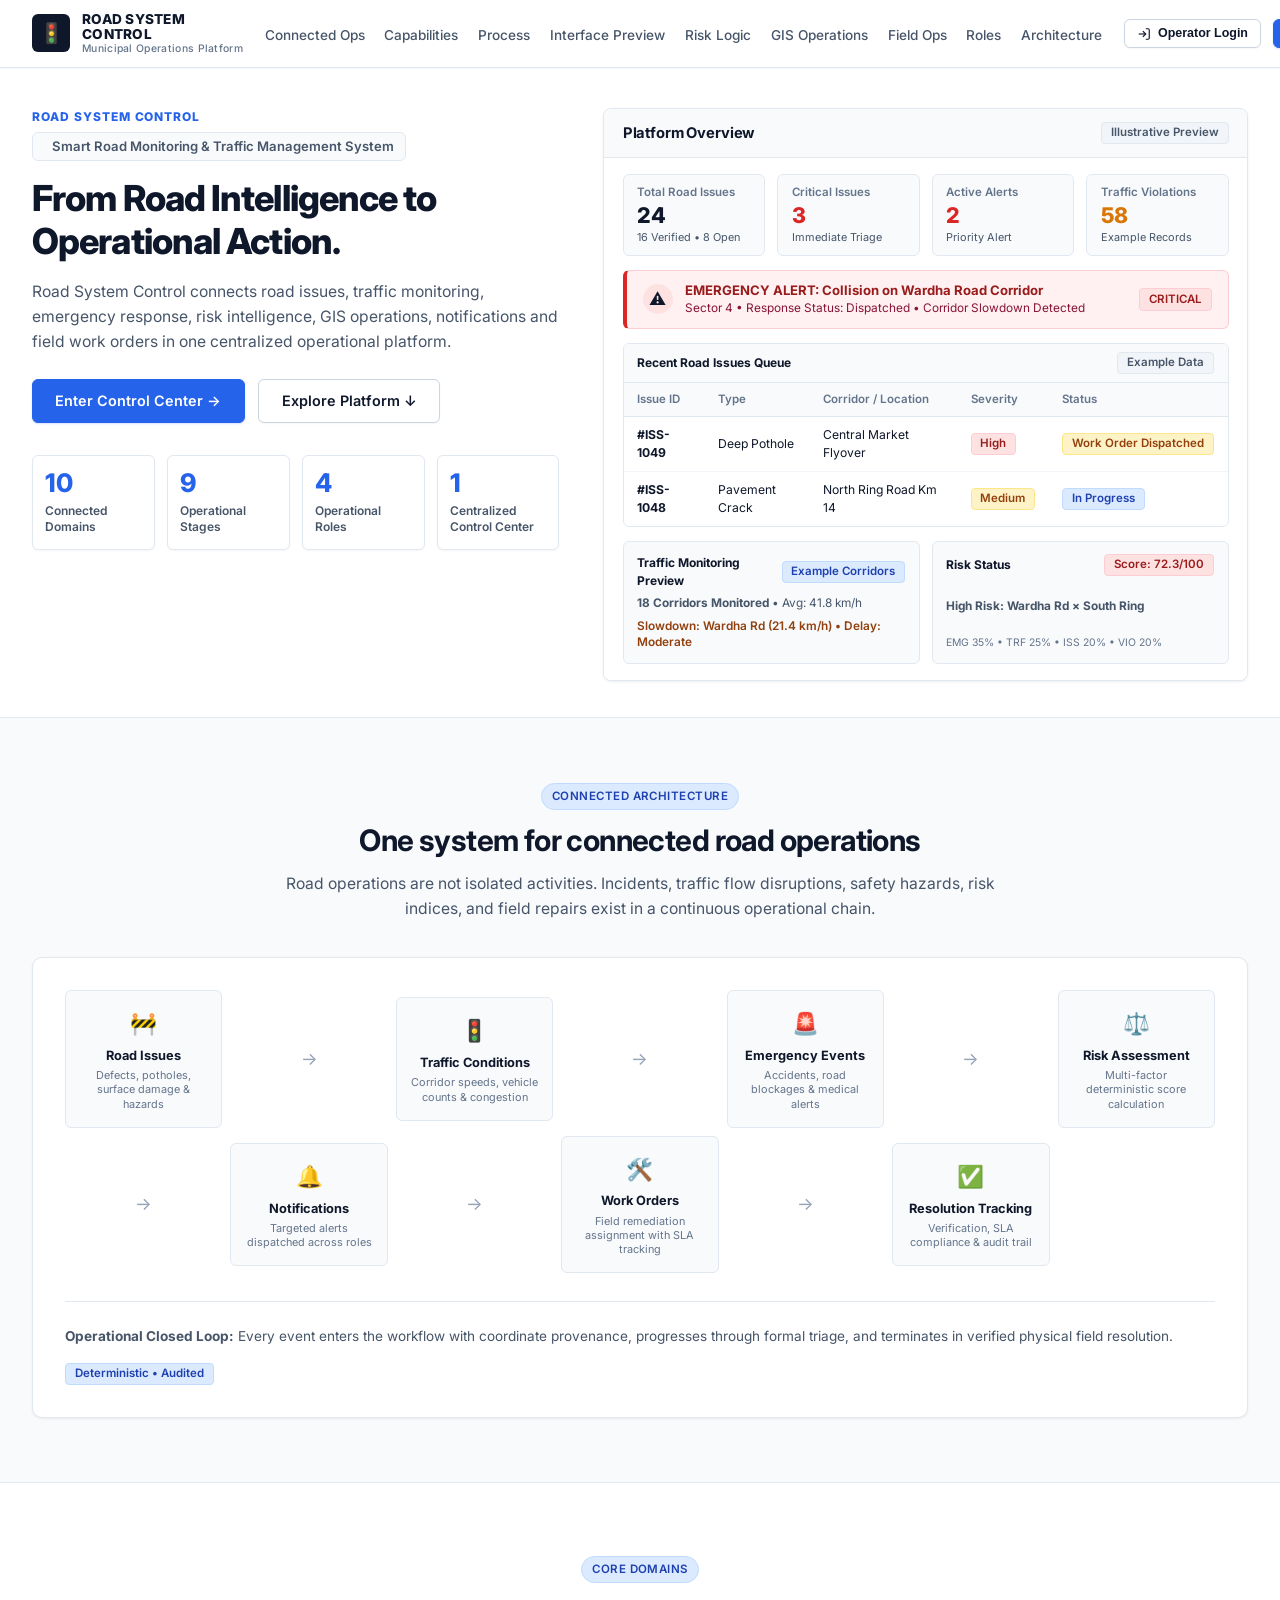
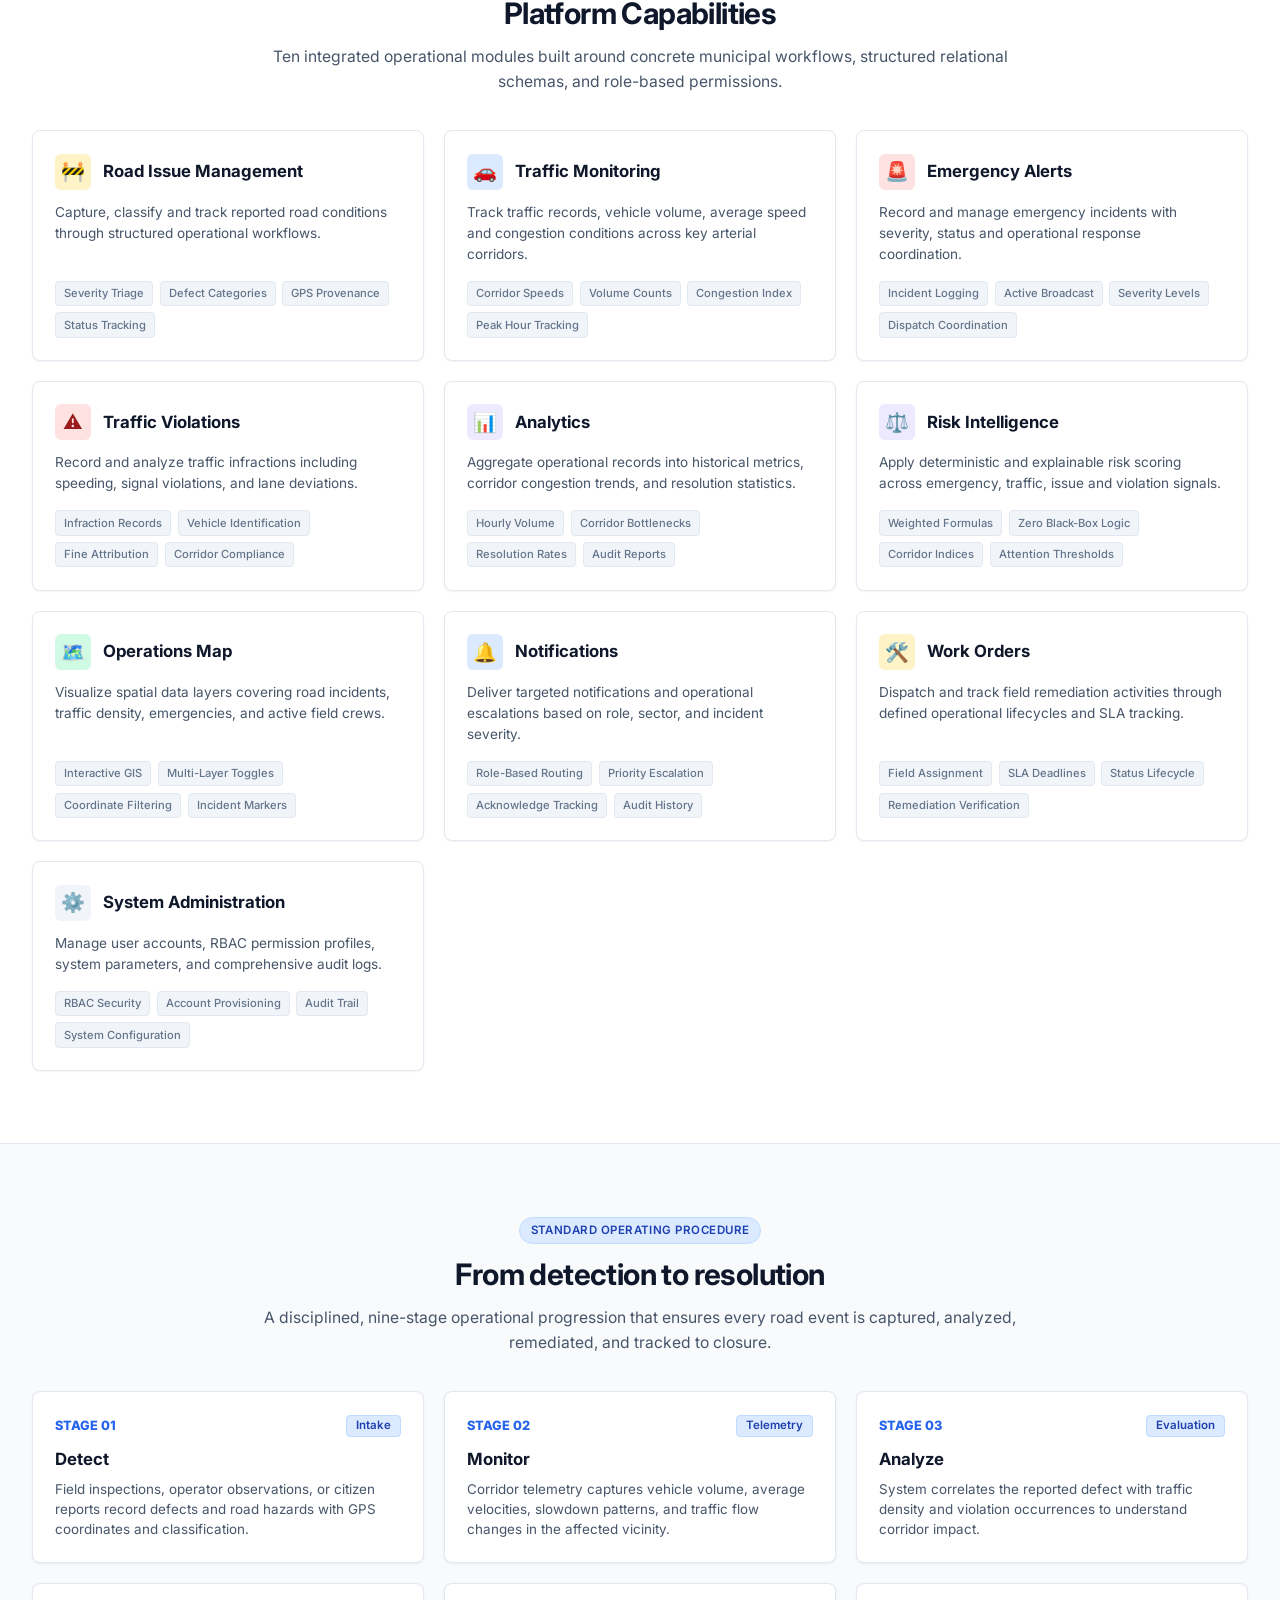
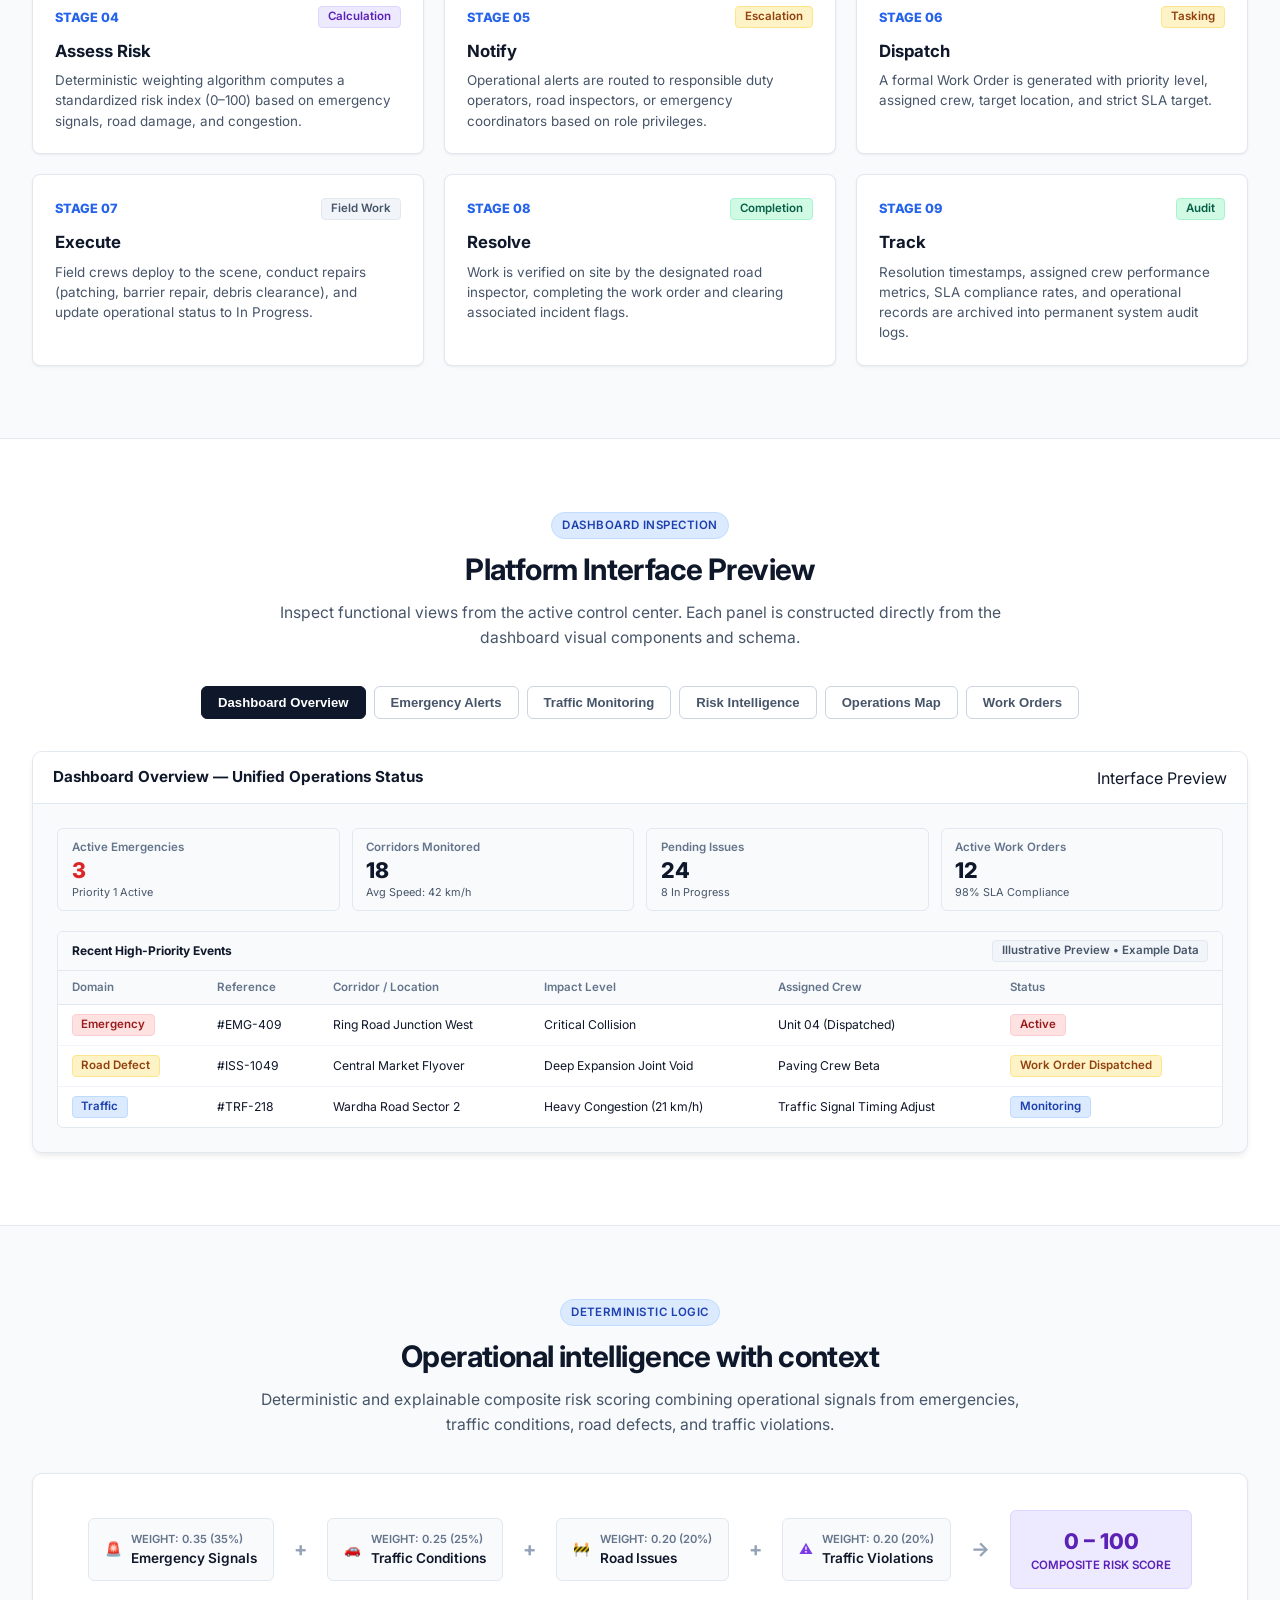
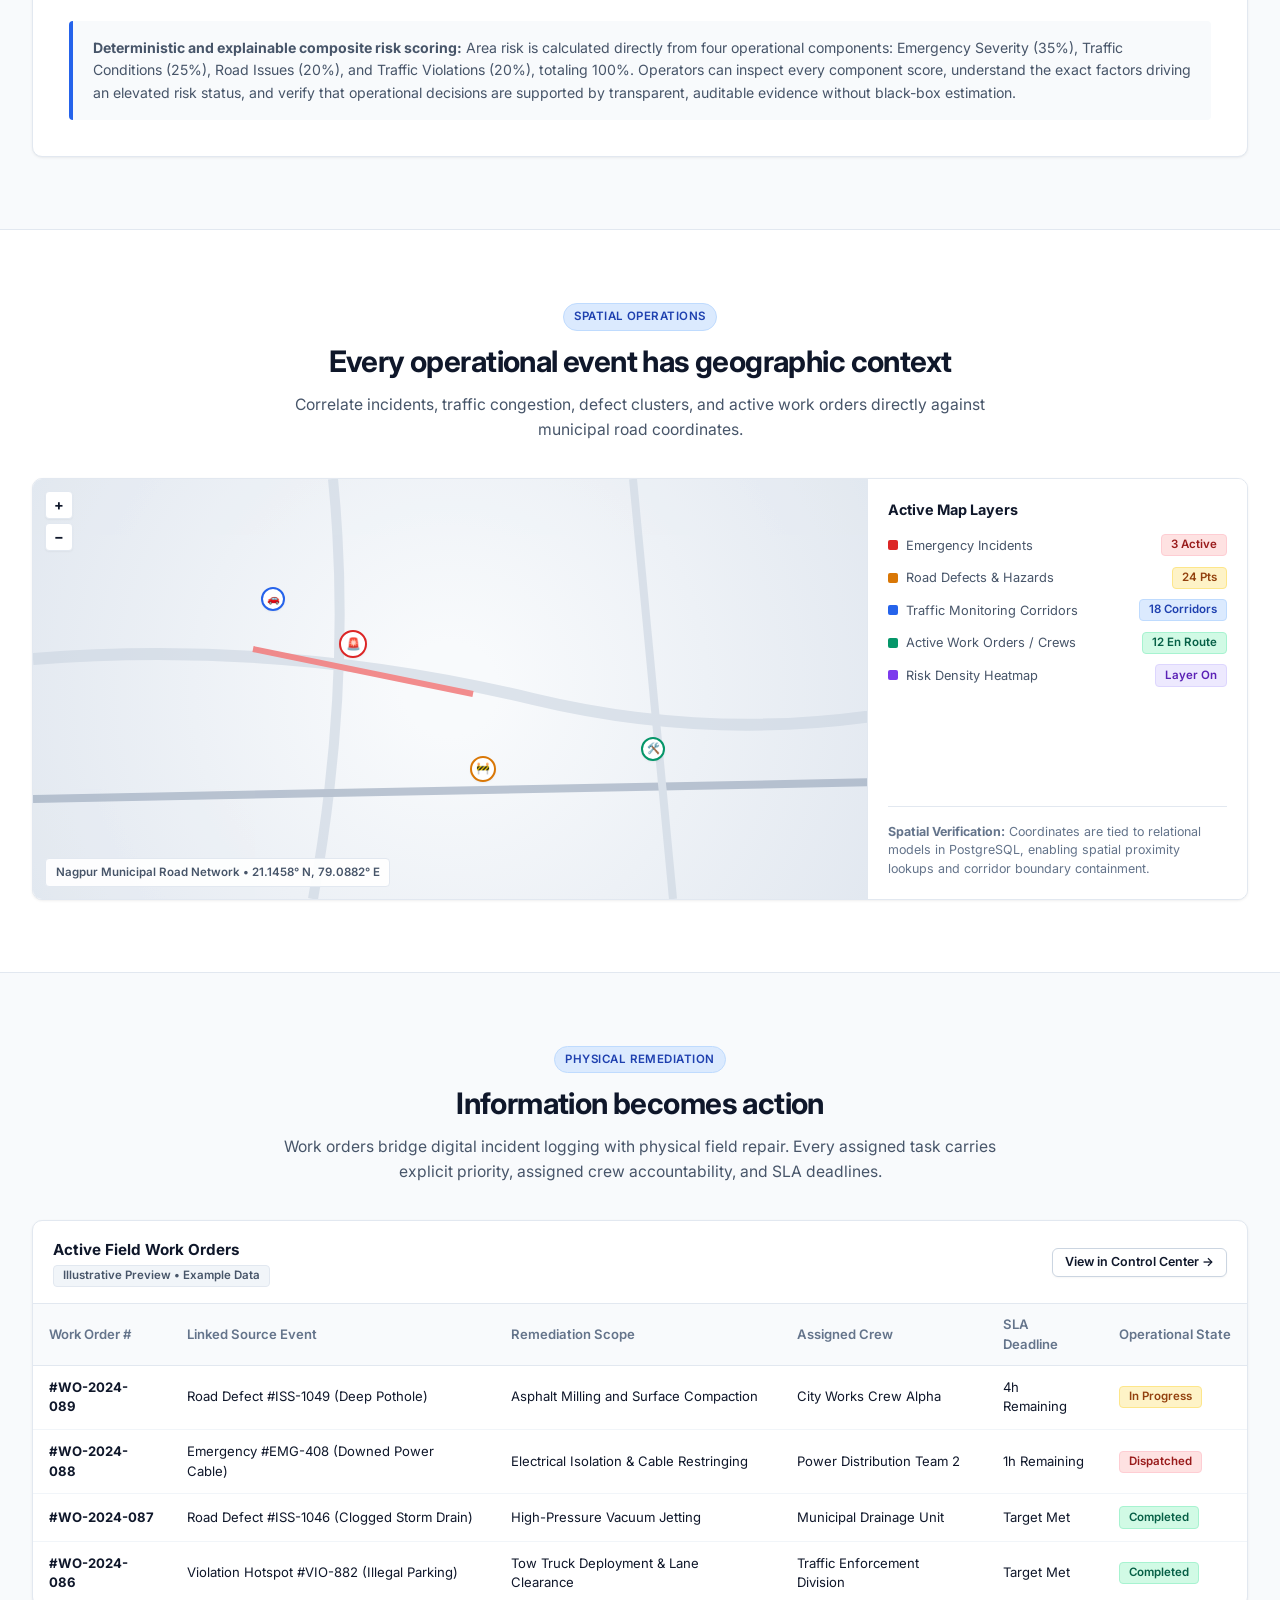
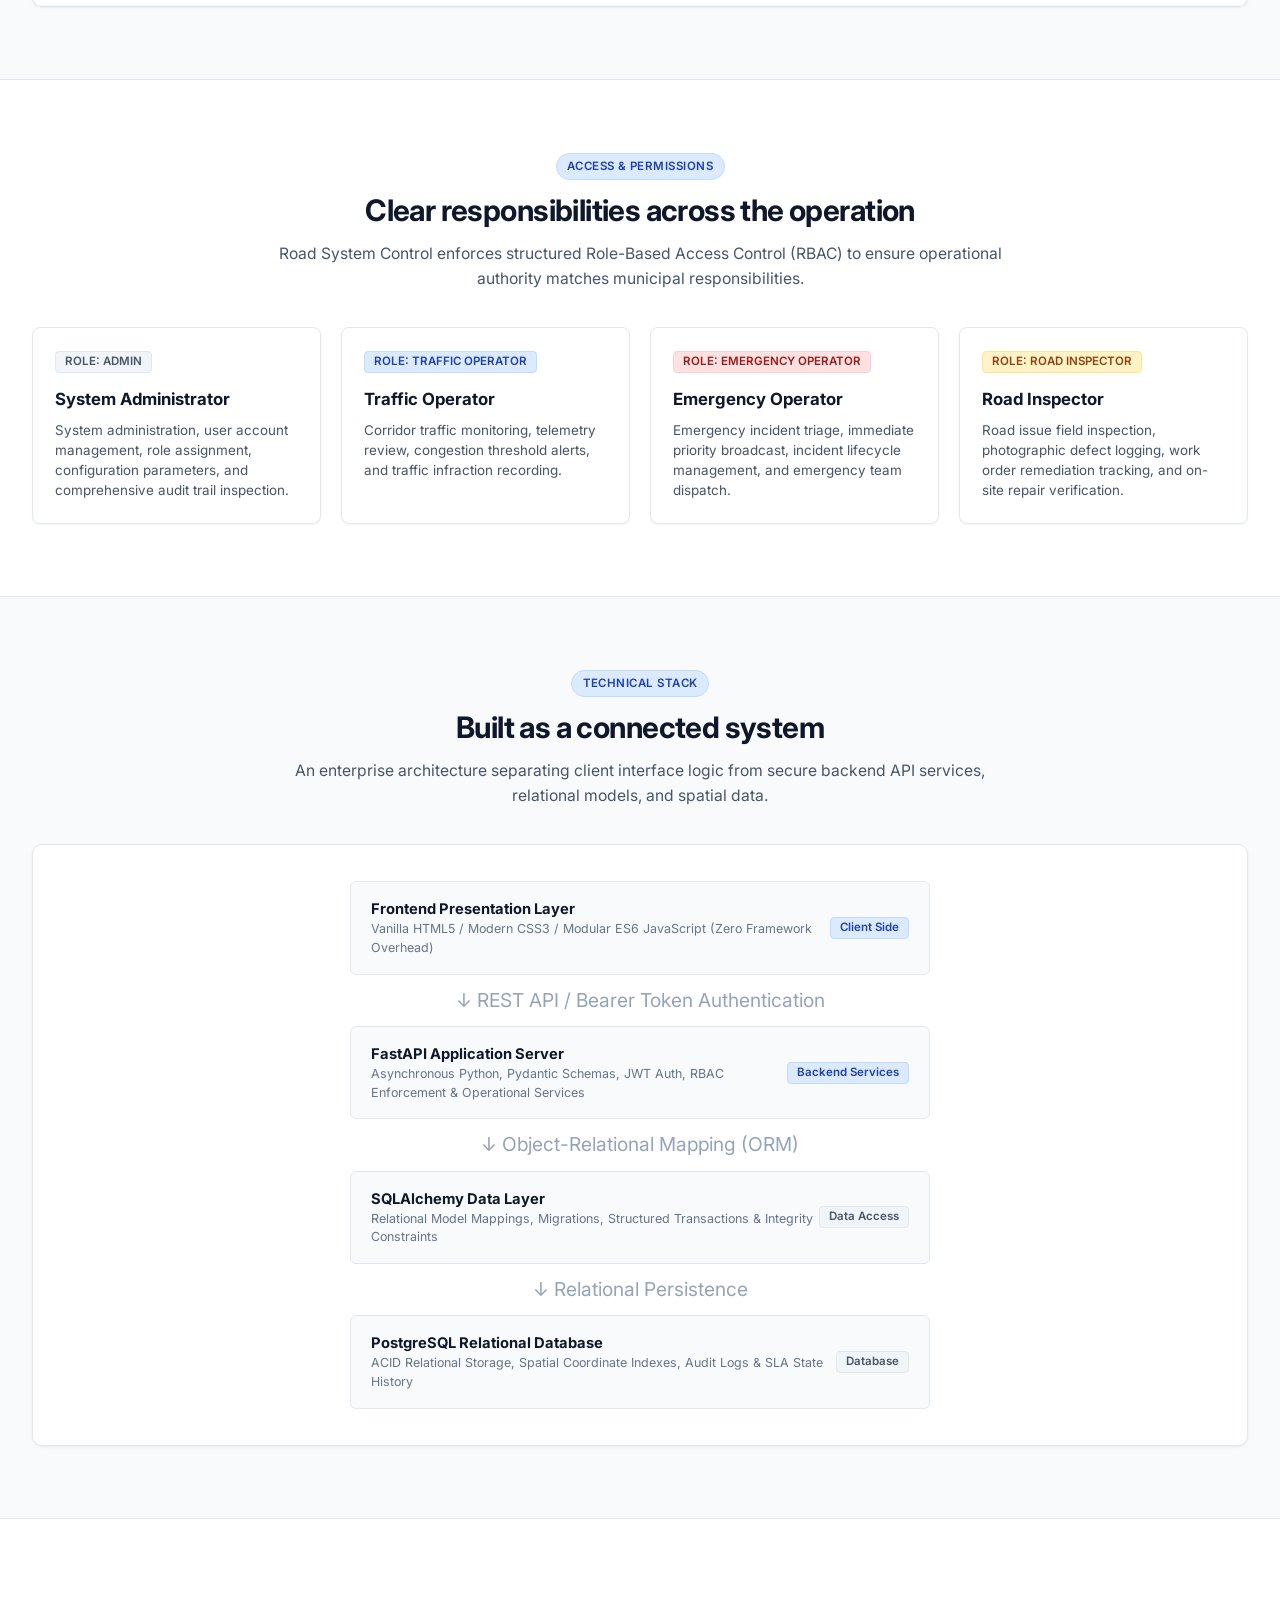
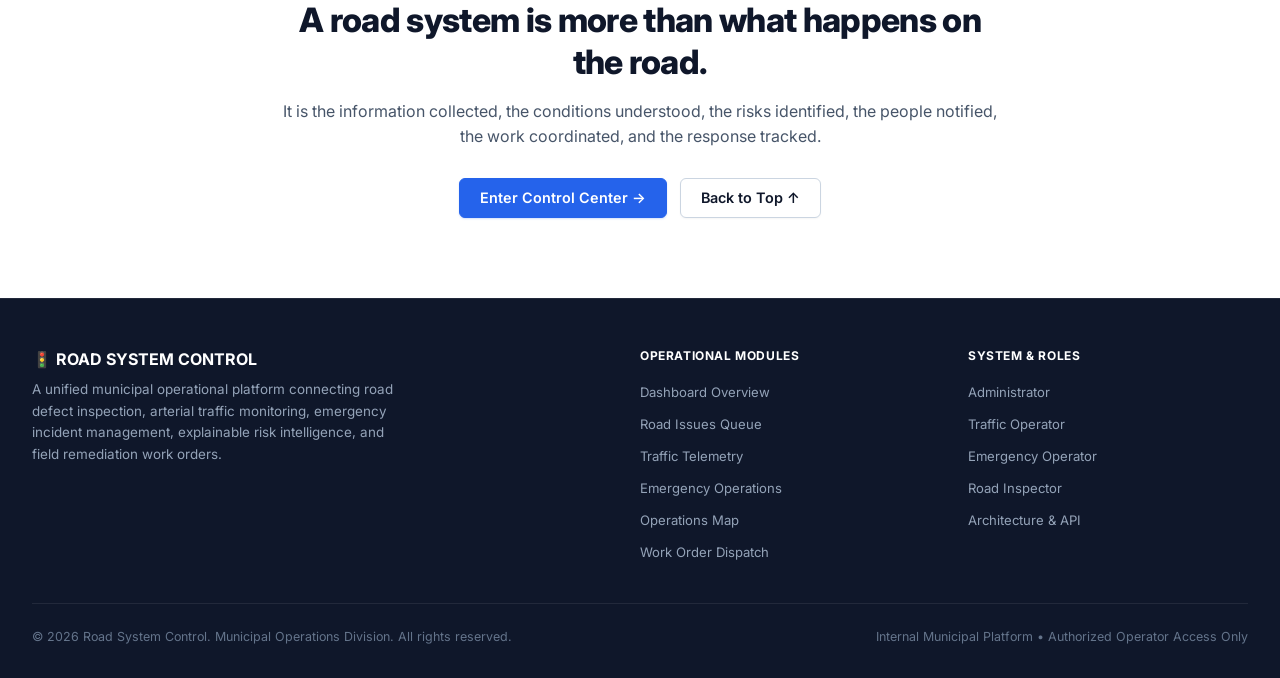
<file: frontend/landing.html>
<!DOCTYPE html>
<html lang="en">
<head>
    <meta charset="UTF-8">
    <meta name="viewport" content="width=device-width, initial-scale=1.0">
    <title>Road System Control — Smart Road Monitoring &amp; Traffic Management System</title>
    <meta name="description" content="Road System Control brings road issue management, traffic monitoring, emergency response, risk intelligence, geographic operations, notifications and field work orders into one connected operational platform.">
    <!-- Google Fonts: Inter -->
    <link rel="preconnect" href="https://fonts.googleapis.com">
    <link rel="preconnect" href="https://fonts.gstatic.com" crossorigin>
    <link href="https://fonts.googleapis.com/css2?family=Inter:wght@400;500;600;700;800&display=swap" rel="stylesheet">
    <link rel="stylesheet" href="landing.css">
</head>
<body class="landing-body">

    <!-- ====================================================================
         HEADER NAVIGATION (Matching Dashboard Enterprise Header Style)
         ==================================================================== -->
    <header class="landing-top-header" id="landingHeader">
        <div class="container header-inner">
            <a href="landing.html" class="brand-area" aria-label="Road System Control Home">
                <div class="brand-icon-badge">🚦</div>
                <div class="brand-info">
                    <span class="brand-main">ROAD SYSTEM<br>CONTROL</span>
                    <span class="brand-sub">Municipal Operations Platform</span>
                </div>
            </a>

            <nav aria-label="Main Navigation">
                <ul class="nav-links">
                    <li><a href="#connected-ops" class="nav-link">Connected Ops</a></li>
                    <li><a href="#capabilities" class="nav-link">Capabilities</a></li>
                    <li><a href="#system-process" class="nav-link">Process</a></li>
                    <li><a href="#interface-preview" class="nav-link">Interface Preview</a></li>
                    <li><a href="#intelligence" class="nav-link">Risk Logic</a></li>
                    <li><a href="#gis-operations" class="nav-link">GIS Operations</a></li>
                    <li><a href="#field-operations" class="nav-link">Field Ops</a></li>
                    <li><a href="#roles" class="nav-link">Roles</a></li>
                    <li><a href="#architecture" class="nav-link">Architecture</a></li>
                </ul>
            </nav>

            <div class="header-actions">
                <button type="button" class="btn btn-outline btn-sm" id="navLoginBtn" aria-label="Operator Login">
                    <svg viewBox="0 0 24 24" width="14" height="14" fill="none" stroke="currentColor" stroke-width="2" aria-hidden="true"><path d="M15 3h4a2 2 0 0 1 2 2v14a2 2 0 0 1-2 2h-4"></path><polyline points="10 17 15 12 10 7"></polyline><line x1="15" y1="12" x2="3" y2="12"></line></svg>
                    Operator Login
                </button>
                <a href="index.html" class="btn btn-primary btn-sm" id="navEnterCta">
                    Go to Dashboard &rarr;
                </a>
            </div>
        </div>
    </header>

    <main>
        <!-- ================================================================
             SECTION 1: HERO SECTION
             ================================================================ -->
        <section class="hero-section" id="hero">
            <div class="container">
                <div class="hero-grid">
                    <!-- Left Column: Core Product Introduction (45%) -->
                    <div class="hero-left">
                        <div class="hero-eyebrow">ROAD SYSTEM CONTROL</div>
                        <div class="hero-product-label">
                            <span class="status-dot"></span>
                            Smart Road Monitoring &amp; Traffic Management System
                        </div>

                        <h1 class="hero-headline">
                            From Road Intelligence to Operational Action.
                        </h1>

                        <p class="hero-text">
                            Road System Control connects road issues, traffic monitoring, emergency response, risk intelligence, GIS operations, notifications and field work orders in one centralized operational platform.
                        </p>

                        <div class="hero-buttons">
                            <a href="index.html" class="btn btn-primary btn-lg" id="heroEnterBtn">
                                Enter Control Center &rarr;
                            </a>
                            <a href="#connected-ops" class="btn btn-outline btn-lg">
                                Explore Platform &darr;
                            </a>
                        </div>

                        <!-- Product Fact Row (Dashboard-style statistics) -->
                        <div class="hero-facts-grid">
                            <div class="hero-fact-card">
                                <span class="hero-fact-num">10</span>
                                <span class="hero-fact-label">Connected Domains</span>
                            </div>
                            <div class="hero-fact-card">
                                <span class="hero-fact-num">9</span>
                                <span class="hero-fact-label">Operational Stages</span>
                            </div>
                            <div class="hero-fact-card">
                                <span class="hero-fact-num">4</span>
                                <span class="hero-fact-label">Operational Roles</span>
                            </div>
                            <div class="hero-fact-card">
                                <span class="hero-fact-num">1</span>
                                <span class="hero-fact-label">Centralized Control Center</span>
                            </div>
                        </div>
                    </div>

                    <!-- Right Column: Dashboard-style Platform Overview Preview (55%) -->
                    <div class="hero-right">
                        <div class="hero-preview-window">
                            <!-- Window Header -->
                            <div class="preview-window-header">
                                <span class="preview-header-title">Platform Overview</span>
                                <span class="badge badge-neutral">Illustrative Preview</span>
                            </div>

                            <div class="preview-body-content">
                                <!-- 4 KPI Cards -->
                                <div class="preview-kpi-grid">
                                    <div class="mini-kpi-card">
                                        <span class="mini-kpi-label">Total Road Issues</span>
                                        <span class="mini-kpi-val">24</span>
                                        <span class="mini-kpi-sub">16 Verified &bull; 8 Open</span>
                                    </div>
                                    <div class="mini-kpi-card">
                                        <span class="mini-kpi-label">Critical Issues</span>
                                        <span class="mini-kpi-val" style="color: var(--danger-base);">3</span>
                                        <span class="mini-kpi-sub">Immediate Triage</span>
                                    </div>
                                    <div class="mini-kpi-card">
                                        <span class="mini-kpi-label">Active Alerts</span>
                                        <span class="mini-kpi-val" style="color: var(--danger-base);">2</span>
                                        <span class="mini-kpi-sub">Priority Alert</span>
                                    </div>
                                    <div class="mini-kpi-card">
                                        <span class="mini-kpi-label">Traffic Violations</span>
                                        <span class="mini-kpi-val" style="color: var(--warning-base);">58</span>
                                        <span class="mini-kpi-sub">Example Records</span>
                                    </div>
                                </div>

                                <!-- Compact Emergency Alert Banner -->
                                <div class="mini-emergency-banner">
                                    <div class="mini-emergency-left">
                                        <span class="mini-alert-icon">⚠️</span>
                                        <div class="mini-alert-content">
                                            <div class="mini-alert-title">EMERGENCY ALERT: Collision on Wardha Road Corridor</div>
                                            <div class="mini-alert-desc">Sector 4 &bull; Response Status: Dispatched &bull; Corridor Slowdown Detected</div>
                                        </div>
                                    </div>
                                    <span class="badge badge-danger">CRITICAL</span>
                                </div>

                                <!-- Recent Road Issues Table -->
                                <div class="mini-table-box">
                                    <div class="mini-table-header">
                                        <span>Recent Road Issues Queue</span>
                                        <span class="badge badge-neutral">Example Data</span>
                                    </div>
                                    <table class="mini-table">
                                        <thead>
                                            <tr>
                                                <th>Issue ID</th>
                                                <th>Type</th>
                                                <th>Corridor / Location</th>
                                                <th>Severity</th>
                                                <th>Status</th>
                                            </tr>
                                        </thead>
                                        <tbody>
                                            <tr>
                                                <td><strong>#ISS-1049</strong></td>
                                                <td>Deep Pothole</td>
                                                <td>Central Market Flyover</td>
                                                <td><span class="badge badge-danger">High</span></td>
                                                <td><span class="badge badge-warning">Work Order Dispatched</span></td>
                                            </tr>
                                            <tr>
                                                <td><strong>#ISS-1048</strong></td>
                                                <td>Pavement Crack</td>
                                                <td>North Ring Road Km 14</td>
                                                <td><span class="badge badge-warning">Medium</span></td>
                                                <td><span class="badge badge-info">In Progress</span></td>
                                            </tr>
                                        </tbody>
                                    </table>
                                </div>

                                <!-- Status Split: Traffic Status Card + Risk Status Indicator -->
                                <div class="preview-status-split">
                                    <div class="preview-subcard">
                                        <div class="preview-subcard-header">
                                            <span>Traffic Monitoring Preview</span>
                                            <span class="badge badge-info">Example Corridors</span>
                                        </div>
                                        <div class="preview-subcard-line">
                                            <strong>18 Corridors Monitored</strong> &bull; Avg: 41.8 km/h
                                        </div>
                                        <div class="preview-subcard-line" style="color: var(--warning-text); font-weight: 600;">
                                            Slowdown: Wardha Rd (21.4 km/h) &bull; Delay: Moderate
                                        </div>
                                    </div>

                                    <div class="preview-subcard">
                                        <div class="preview-subcard-header">
                                            <span>Risk Status</span>
                                            <span class="badge badge-danger">Score: 72.3/100</span>
                                        </div>
                                        <div class="preview-subcard-line">
                                            <strong>High Risk: Wardha Rd &times; South Ring</strong>
                                        </div>
                                        <div class="preview-subcard-line" style="font-size: 0.65rem; color: var(--text-muted);">
                                            EMG 35% &bull; TRF 25% &bull; ISS 20% &bull; VIO 20%
                                        </div>
                                    </div>
                                </div>
                            </div>
                        </div>
                    </div>
                </div>
            </div>
        </section>

        <!-- ================================================================
             SECTION 2: CONNECTED OPERATIONS
             ================================================================ -->
        <section class="connected-section" id="connected-ops">
            <div class="container">
                <div class="section-header">
                    <span class="section-badge">Connected Architecture</span>
                    <h2 class="section-title">One system for connected road operations</h2>
                    <p class="section-subtitle">
                        Road operations are not isolated activities. Incidents, traffic flow disruptions, safety hazards, risk indices, and field repairs exist in a continuous operational chain.
                    </p>
                </div>

                <div class="operational-flow-card">
                    <div class="flow-steps-grid">
                        <div class="flow-step-item">
                            <span class="flow-step-icon">🚧</span>
                            <div class="flow-step-title">Road Issues</div>
                            <div class="flow-step-desc">Defects, potholes, surface damage &amp; hazards</div>
                        </div>
                        <div class="flow-arrow-divider">&rarr;</div>
                        
                        <div class="flow-step-item">
                            <span class="flow-step-icon">🚦</span>
                            <div class="flow-step-title">Traffic Conditions</div>
                            <div class="flow-step-desc">Corridor speeds, vehicle counts &amp; congestion</div>
                        </div>
                        <div class="flow-arrow-divider">&rarr;</div>

                        <div class="flow-step-item">
                            <span class="flow-step-icon">🚨</span>
                            <div class="flow-step-title">Emergency Events</div>
                            <div class="flow-step-desc">Accidents, road blockages &amp; medical alerts</div>
                        </div>
                        <div class="flow-arrow-divider">&rarr;</div>

                        <div class="flow-step-item">
                            <span class="flow-step-icon">⚖️</span>
                            <div class="flow-step-title">Risk Assessment</div>
                            <div class="flow-step-desc">Multi-factor deterministic score calculation</div>
                        </div>
                        <div class="flow-arrow-divider">&rarr;</div>

                        <div class="flow-step-item">
                            <span class="flow-step-icon">🔔</span>
                            <div class="flow-step-title">Notifications</div>
                            <div class="flow-step-desc">Targeted alerts dispatched across roles</div>
                        </div>
                        <div class="flow-arrow-divider">&rarr;</div>

                        <div class="flow-step-item">
                            <span class="flow-step-icon">🛠️</span>
                            <div class="flow-step-title">Work Orders</div>
                            <div class="flow-step-desc">Field remediation assignment with SLA tracking</div>
                        </div>
                        <div class="flow-arrow-divider">&rarr;</div>

                        <div class="flow-step-item">
                            <span class="flow-step-icon">✅</span>
                            <div class="flow-step-title">Resolution Tracking</div>
                            <div class="flow-step-desc">Verification, SLA compliance &amp; audit trail</div>
                        </div>
                    </div>

                    <div class="flow-supporting-box">
                        <div>
                            <strong>Operational Closed Loop:</strong> Every event enters the workflow with coordinate provenance, progresses through formal triage, and terminates in verified physical field resolution.
                        </div>
                        <span class="badge badge-info">Deterministic &bull; Audited</span>
                    </div>
                </div>
            </div>
        </section>

        <!-- ================================================================
             SECTION 3: PLATFORM CAPABILITIES
             ================================================================ -->
        <section class="capabilities-section" id="capabilities">
            <div class="container">
                <div class="section-header">
                    <span class="section-badge">Core Domains</span>
                    <h2 class="section-title">Platform Capabilities</h2>
                    <p class="section-subtitle">
                        Ten integrated operational modules built around concrete municipal workflows, structured relational schemas, and role-based permissions.
                    </p>
                </div>

                <div class="capabilities-grid">
                    <!-- 1. Road Issue Management -->
                    <div class="capability-card">
                        <div class="capability-header">
                            <div class="capability-icon-box" style="background-color: var(--warning-soft); color: var(--warning-text);">🚧</div>
                            <h3 class="capability-title">Road Issue Management</h3>
                        </div>
                        <p class="capability-body">
                            Capture, classify and track reported road conditions through structured operational workflows.
                        </p>
                        <ul class="capability-tags">
                            <li>Severity Triage</li>
                            <li>Defect Categories</li>
                            <li>GPS Provenance</li>
                            <li>Status Tracking</li>
                        </ul>
                    </div>

                    <!-- 2. Traffic Monitoring -->
                    <div class="capability-card">
                        <div class="capability-header">
                            <div class="capability-icon-box" style="background-color: var(--info-soft); color: var(--info-text);">🚗</div>
                            <h3 class="capability-title">Traffic Monitoring</h3>
                        </div>
                        <p class="capability-body">
                            Track traffic records, vehicle volume, average speed and congestion conditions across key arterial corridors.
                        </p>
                        <ul class="capability-tags">
                            <li>Corridor Speeds</li>
                            <li>Volume Counts</li>
                            <li>Congestion Index</li>
                            <li>Peak Hour Tracking</li>
                        </ul>
                    </div>

                    <!-- 3. Emergency Alerts -->
                    <div class="capability-card">
                        <div class="capability-header">
                            <div class="capability-icon-box" style="background-color: var(--danger-soft); color: var(--danger-text);">🚨</div>
                            <h3 class="capability-title">Emergency Alerts</h3>
                        </div>
                        <p class="capability-body">
                            Record and manage emergency incidents with severity, status and operational response coordination.
                        </p>
                        <ul class="capability-tags">
                            <li>Incident Logging</li>
                            <li>Active Broadcast</li>
                            <li>Severity Levels</li>
                            <li>Dispatch Coordination</li>
                        </ul>
                    </div>

                    <!-- 4. Traffic Violations -->
                    <div class="capability-card">
                        <div class="capability-header">
                            <div class="capability-icon-box" style="background-color: var(--danger-soft); color: var(--danger-text);">⚠️</div>
                            <h3 class="capability-title">Traffic Violations</h3>
                        </div>
                        <p class="capability-body">
                            Record and analyze traffic infractions including speeding, signal violations, and lane deviations.
                        </p>
                        <ul class="capability-tags">
                            <li>Infraction Records</li>
                            <li>Vehicle Identification</li>
                            <li>Fine Attribution</li>
                            <li>Corridor Compliance</li>
                        </ul>
                    </div>

                    <!-- 5. Analytics -->
                    <div class="capability-card">
                        <div class="capability-header">
                            <div class="capability-icon-box" style="background-color: var(--purple-soft); color: var(--purple-text);">📊</div>
                            <h3 class="capability-title">Analytics</h3>
                        </div>
                        <p class="capability-body">
                            Aggregate operational records into historical metrics, corridor congestion trends, and resolution statistics.
                        </p>
                        <ul class="capability-tags">
                            <li>Hourly Volume</li>
                            <li>Corridor Bottlenecks</li>
                            <li>Resolution Rates</li>
                            <li>Audit Reports</li>
                        </ul>
                    </div>

                    <!-- 6. Risk Intelligence -->
                    <div class="capability-card">
                        <div class="capability-header">
                            <div class="capability-icon-box" style="background-color: var(--purple-soft); color: var(--purple-text);">⚖️</div>
                            <h3 class="capability-title">Risk Intelligence</h3>
                        </div>
                        <p class="capability-body">
                            Apply deterministic and explainable risk scoring across emergency, traffic, issue and violation signals.
                        </p>
                        <ul class="capability-tags">
                            <li>Weighted Formulas</li>
                            <li>Zero Black-Box Logic</li>
                            <li>Corridor Indices</li>
                            <li>Attention Thresholds</li>
                        </ul>
                    </div>

                    <!-- 7. Operations Map -->
                    <div class="capability-card">
                        <div class="capability-header">
                            <div class="capability-icon-box" style="background-color: var(--success-soft); color: var(--success-text);">🗺️</div>
                            <h3 class="capability-title">Operations Map</h3>
                        </div>
                        <p class="capability-body">
                            Visualize spatial data layers covering road incidents, traffic density, emergencies, and active field crews.
                        </p>
                        <ul class="capability-tags">
                            <li>Interactive GIS</li>
                            <li>Multi-Layer Toggles</li>
                            <li>Coordinate Filtering</li>
                            <li>Incident Markers</li>
                        </ul>
                    </div>

                    <!-- 8. Notifications -->
                    <div class="capability-card">
                        <div class="capability-header">
                            <div class="capability-icon-box" style="background-color: var(--info-soft); color: var(--info-text);">🔔</div>
                            <h3 class="capability-title">Notifications</h3>
                        </div>
                        <p class="capability-body">
                            Deliver targeted notifications and operational escalations based on role, sector, and incident severity.
                        </p>
                        <ul class="capability-tags">
                            <li>Role-Based Routing</li>
                            <li>Priority Escalation</li>
                            <li>Acknowledge Tracking</li>
                            <li>Audit History</li>
                        </ul>
                    </div>

                    <!-- 9. Work Orders -->
                    <div class="capability-card">
                        <div class="capability-header">
                            <div class="capability-icon-box" style="background-color: var(--warning-soft); color: var(--warning-text);">🛠️</div>
                            <h3 class="capability-title">Work Orders</h3>
                        </div>
                        <p class="capability-body">
                            Dispatch and track field remediation activities through defined operational lifecycles and SLA tracking.
                        </p>
                        <ul class="capability-tags">
                            <li>Field Assignment</li>
                            <li>SLA Deadlines</li>
                            <li>Status Lifecycle</li>
                            <li>Remediation Verification</li>
                        </ul>
                    </div>

                    <!-- 10. System Administration -->
                    <div class="capability-card">
                        <div class="capability-header">
                            <div class="capability-icon-box" style="background-color: var(--bg-hover); color: var(--text-primary);">⚙️</div>
                            <h3 class="capability-title">System Administration</h3>
                        </div>
                        <p class="capability-body">
                            Manage user accounts, RBAC permission profiles, system parameters, and comprehensive audit logs.
                        </p>
                        <ul class="capability-tags">
                            <li>RBAC Security</li>
                            <li>Account Provisioning</li>
                            <li>Audit Trail</li>
                            <li>System Configuration</li>
                        </ul>
                    </div>
                </div>
            </div>
        </section>

        <!-- ================================================================
             SECTION 4: HOW THE SYSTEM WORKS (01 - 09 Process)
             ================================================================ -->
        <section class="process-section" id="system-process">
            <div class="container">
                <div class="section-header">
                    <span class="section-badge">Standard Operating Procedure</span>
                    <h2 class="section-title">From detection to resolution</h2>
                    <p class="section-subtitle">
                        A disciplined, nine-stage operational progression that ensures every road event is captured, analyzed, remediated, and tracked to closure.
                    </p>
                </div>

                <div class="process-grid">
                    <div class="process-card">
                        <div class="process-num-row">
                            <span class="process-num">STAGE 01</span>
                            <span class="badge badge-info">Intake</span>
                        </div>
                        <h4 class="process-name">Detect</h4>
                        <p class="process-desc">
                            Field inspections, operator observations, or citizen reports record defects and road hazards with GPS coordinates and classification.
                        </p>
                    </div>

                    <div class="process-card">
                        <div class="process-num-row">
                            <span class="process-num">STAGE 02</span>
                            <span class="badge badge-info">Telemetry</span>
                        </div>
                        <h4 class="process-name">Monitor</h4>
                        <p class="process-desc">
                            Corridor telemetry captures vehicle volume, average velocities, slowdown patterns, and traffic flow changes in the affected vicinity.
                        </p>
                    </div>

                    <div class="process-card">
                        <div class="process-num-row">
                            <span class="process-num">STAGE 03</span>
                            <span class="badge badge-info">Evaluation</span>
                        </div>
                        <h4 class="process-name">Analyze</h4>
                        <p class="process-desc">
                            System correlates the reported defect with traffic density and violation occurrences to understand corridor impact.
                        </p>
                    </div>

                    <div class="process-card">
                        <div class="process-num-row">
                            <span class="process-num">STAGE 04</span>
                            <span class="badge badge-purple">Calculation</span>
                        </div>
                        <h4 class="process-name">Assess Risk</h4>
                        <p class="process-desc">
                            Deterministic weighting algorithm computes a standardized risk index (0–100) based on emergency signals, road damage, and congestion.
                        </p>
                    </div>

                    <div class="process-card">
                        <div class="process-num-row">
                            <span class="process-num">STAGE 05</span>
                            <span class="badge badge-warning">Escalation</span>
                        </div>
                        <h4 class="process-name">Notify</h4>
                        <p class="process-desc">
                            Operational alerts are routed to responsible duty operators, road inspectors, or emergency coordinators based on role privileges.
                        </p>
                    </div>

                    <div class="process-card">
                        <div class="process-num-row">
                            <span class="process-num">STAGE 06</span>
                            <span class="badge badge-warning">Tasking</span>
                        </div>
                        <h4 class="process-name">Dispatch</h4>
                        <p class="process-desc">
                            A formal Work Order is generated with priority level, assigned crew, target location, and strict SLA target.
                        </p>
                    </div>

                    <div class="process-card">
                        <div class="process-num-row">
                            <span class="process-num">STAGE 07</span>
                            <span class="badge badge-neutral">Field Work</span>
                        </div>
                        <h4 class="process-name">Execute</h4>
                        <p class="process-desc">
                            Field crews deploy to the scene, conduct repairs (patching, barrier repair, debris clearance), and update operational status to In Progress.
                        </p>
                    </div>

                    <div class="process-card">
                        <div class="process-num-row">
                            <span class="process-num">STAGE 08</span>
                            <span class="badge badge-success">Completion</span>
                        </div>
                        <h4 class="process-name">Resolve</h4>
                        <p class="process-desc">
                            Work is verified on site by the designated road inspector, completing the work order and clearing associated incident flags.
                        </p>
                    </div>

                    <div class="process-card">
                        <div class="process-num-row">
                            <span class="process-num">STAGE 09</span>
                            <span class="badge badge-success">Audit</span>
                        </div>
                        <h4 class="process-name">Track</h4>
                        <p class="process-desc">
                            Resolution timestamps, assigned crew performance metrics, SLA compliance rates, and operational records are archived into permanent system audit logs.
                        </p>
                    </div>
                </div>
            </div>
        </section>

        <!-- ================================================================
             SECTION 5: PRODUCT PREVIEW (Interactive Tabbed UI Preview)
             ================================================================ -->
        <section class="interface-section" id="interface-preview">
            <div class="container">
                <div class="section-header">
                    <span class="section-badge">Dashboard Inspection</span>
                    <h2 class="section-title">Platform Interface Preview</h2>
                    <p class="section-subtitle">
                        Inspect functional views from the active control center. Each panel is constructed directly from the dashboard visual components and schema.
                    </p>
                </div>

                <div class="preview-tabs-bar" role="tablist">
                    <button type="button" class="preview-tab-btn active" data-tab="overview" role="tab" aria-selected="true">Dashboard Overview</button>
                    <button type="button" class="preview-tab-btn" data-tab="emergency" role="tab" aria-selected="false">Emergency Alerts</button>
                    <button type="button" class="preview-tab-btn" data-tab="traffic" role="tab" aria-selected="false">Traffic Monitoring</button>
                    <button type="button" class="preview-tab-btn" data-tab="risk" role="tab" aria-selected="false">Risk Intelligence</button>
                    <button type="button" class="preview-tab-btn" data-tab="map" role="tab" aria-selected="false">Operations Map</button>
                    <button type="button" class="preview-tab-btn" data-tab="workorders" role="tab" aria-selected="false">Work Orders</button>
                </div>

                <div class="preview-display-card">
                    <div class="preview-card-header">
                        <span class="preview-card-title" id="previewTabTitle">Dashboard Overview — Unified Operations Status</span>
                        <span class="preview-tag">Interface Preview</span>
                    </div>

                    <!-- Panel 1: Overview -->
                    <div class="preview-panel-view active" id="tab-overview" role="tabpanel">
                        <div class="mini-kpi-grid" style="margin-bottom: 1.25rem;">
                            <div class="mini-kpi-card">
                                <span class="mini-kpi-label">Active Emergencies</span>
                                <span class="mini-kpi-val" style="color: var(--danger-base);">3</span>
                                <span class="mini-kpi-sub">Priority 1 Active</span>
                            </div>
                            <div class="mini-kpi-card">
                                <span class="mini-kpi-label">Corridors Monitored</span>
                                <span class="mini-kpi-val">18</span>
                                <span class="mini-kpi-sub">Avg Speed: 42 km/h</span>
                            </div>
                            <div class="mini-kpi-card">
                                <span class="mini-kpi-label">Pending Issues</span>
                                <span class="mini-kpi-val">24</span>
                                <span class="mini-kpi-sub">8 In Progress</span>
                            </div>
                            <div class="mini-kpi-card">
                                <span class="mini-kpi-label">Active Work Orders</span>
                                <span class="mini-kpi-val">12</span>
                                <span class="mini-kpi-sub">98% SLA Compliance</span>
                            </div>
                        </div>

                        <div class="mini-table-box">
                            <div class="mini-table-header">
                                <span>Recent High-Priority Events</span>
                                <span class="badge badge-neutral">Illustrative Preview &bull; Example Data</span>
                            </div>
                            <table class="mini-table">
                                <thead>
                                    <tr>
                                        <th>Domain</th>
                                        <th>Reference</th>
                                        <th>Corridor / Location</th>
                                        <th>Impact Level</th>
                                        <th>Assigned Crew</th>
                                        <th>Status</th>
                                    </tr>
                                </thead>
                                <tbody>
                                    <tr>
                                        <td><span class="badge badge-danger">Emergency</span></td>
                                        <td>#EMG-409</td>
                                        <td>Ring Road Junction West</td>
                                        <td>Critical Collision</td>
                                        <td>Unit 04 (Dispatched)</td>
                                        <td><span class="badge badge-danger">Active</span></td>
                                    </tr>
                                    <tr>
                                        <td><span class="badge badge-warning">Road Defect</span></td>
                                        <td>#ISS-1049</td>
                                        <td>Central Market Flyover</td>
                                        <td>Deep Expansion Joint Void</td>
                                        <td>Paving Crew Beta</td>
                                        <td><span class="badge badge-warning">Work Order Dispatched</span></td>
                                    </tr>
                                    <tr>
                                        <td><span class="badge badge-info">Traffic</span></td>
                                        <td>#TRF-218</td>
                                        <td>Wardha Road Sector 2</td>
                                        <td>Heavy Congestion (21 km/h)</td>
                                        <td>Traffic Signal Timing Adjust</td>
                                        <td><span class="badge badge-info">Monitoring</span></td>
                                    </tr>
                                </tbody>
                            </table>
                        </div>
                    </div>

                    <!-- Panel 2: Emergency -->
                    <div class="preview-panel-view" id="tab-emergency" role="tabpanel">
                        <div class="mini-emergency-banner" style="margin-bottom: 1.25rem;">
                            <div class="mini-emergency-left">
                                <span class="mini-alert-icon">🚨</span>
                                <div>
                                    <div class="mini-alert-title">CRITICAL INCIDENT: Fuel Spill Following Truck Breakdown</div>
                                    <div class="mini-alert-desc">East Arterial Km 8 &bull; Hazardous Materials Clean-up Team Dispatched &bull; Diversion Active</div>
                                </div>
                            </div>
                            <span class="badge badge-danger">SEVERITY 1</span>
                        </div>

                        <div class="mini-table-box">
                            <div class="mini-table-header">
                                <span>Emergency Incident Registry</span>
                                <span class="badge badge-neutral">Illustrative Preview &bull; Example Data</span>
                            </div>
                            <table class="mini-table">
                                <thead>
                                    <tr>
                                        <th>Alert ID</th>
                                        <th>Type</th>
                                        <th>Location</th>
                                        <th>Severity</th>
                                        <th>Reported</th>
                                        <th>Response Status</th>
                                    </tr>
                                </thead>
                                <tbody>
                                    <tr>
                                        <td><strong>#EMG-409</strong></td>
                                        <td>Vehicle Collision</td>
                                        <td>Ring Road Junction West</td>
                                        <td><span class="badge badge-danger">Critical</span></td>
                                        <td>14 mins ago</td>
                                        <td><span class="badge badge-warning">En Route</span></td>
                                    </tr>
                                    <tr>
                                        <td><strong>#EMG-408</strong></td>
                                        <td>Downed Power Line</td>
                                        <td>Airport Approach Rd</td>
                                        <td><span class="badge badge-danger">High</span></td>
                                        <td>42 mins ago</td>
                                        <td><span class="badge badge-info">Secured</span></td>
                                    </tr>
                                    <tr>
                                        <td><strong>#EMG-407</strong></td>
                                        <td>Fallen Tree Obstruction</td>
                                        <td>South Ring Road Km 3</td>
                                        <td><span class="badge badge-warning">Medium</span></td>
                                        <td>1h 10m ago</td>
                                        <td><span class="badge badge-success">Resolved</span></td>
                                    </tr>
                                </tbody>
                            </table>
                        </div>
                    </div>

                    <!-- Panel 3: Traffic -->
                    <div class="preview-panel-view" id="tab-traffic" role="tabpanel">
                        <div class="mini-kpi-grid" style="margin-bottom: 1.25rem;">
                            <div class="mini-kpi-card">
                                <span class="mini-kpi-label">System Average Speed</span>
                                <span class="mini-kpi-val">41.8 km/h</span>
                                <span class="mini-kpi-sub">&minus;3.2% vs Baseline</span>
                            </div>
                            <div class="mini-kpi-card">
                                <span class="mini-kpi-label">Hourly Vehicle Volume</span>
                                <span class="mini-kpi-val">14,280</span>
                                <span class="mini-kpi-sub">Peak Evening Inflow</span>
                            </div>
                            <div class="mini-kpi-card">
                                <span class="mini-kpi-label">Congested Corridors</span>
                                <span class="mini-kpi-val" style="color: var(--warning-base);">4 / 18</span>
                                <span class="mini-kpi-sub">Speed &lt; 25 km/h</span>
                            </div>
                            <div class="mini-kpi-card">
                                <span class="mini-kpi-label">Logged Violations Today</span>
                                <span class="mini-kpi-val">58</span>
                                <span class="mini-kpi-sub">34 Speeding / 24 Red Light</span>
                            </div>
                        </div>

                        <div class="mini-table-box">
                            <div class="mini-table-header">
                                <span>Monitored Corridors Real-Time Telemetry</span>
                                <span class="badge badge-neutral">Illustrative Preview &bull; Example Data</span>
                            </div>
                            <table class="mini-table">
                                <thead>
                                    <tr>
                                        <th>Corridor Name</th>
                                        <th>Sector</th>
                                        <th>Avg Speed</th>
                                        <th>Volume (veh/h)</th>
                                        <th>Congestion Level</th>
                                    </tr>
                                </thead>
                                <tbody>
                                    <tr>
                                        <td><strong>Wardha Road Arterial</strong></td>
                                        <td>Sector 02</td>
                                        <td><span style="color: var(--danger-base); font-weight:700;">21.4 km/h</span></td>
                                        <td>1,840</td>
                                        <td><span class="badge badge-danger">Severe Congestion</span></td>
                                    </tr>
                                    <tr>
                                        <td><strong>North Ring Expressway</strong></td>
                                        <td>Sector 05</td>
                                        <td><span style="color: var(--warning-base); font-weight:700;">38.1 km/h</span></td>
                                        <td>1,420</td>
                                        <td><span class="badge badge-warning">Moderate Delay</span></td>
                                    </tr>
                                    <tr>
                                        <td><strong>Airport Express Bypass</strong></td>
                                        <td>Sector 08</td>
                                        <td><span style="color: var(--success-base); font-weight:700;">64.5 km/h</span></td>
                                        <td>980</td>
                                        <td><span class="badge badge-success">Free Flow</span></td>
                                    </tr>
                                </tbody>
                            </table>
                        </div>
                    </div>

                    <!-- Panel 4: Risk Intelligence -->
                    <div class="preview-panel-view" id="tab-risk" role="tabpanel">
                        <div class="formula-explanation-box" style="margin-bottom: 1.25rem;">
                            <strong>Deterministic and explainable composite risk scoring:</strong> Area risk is calculated from four operational components: Emergency Severity (35%), Traffic Conditions (25%), Road Issues (20%), and Traffic Violations (20%), totaling 100%. All calculations are deterministic and explainable without black-box estimation.
                        </div>

                        <div class="mini-table-box">
                            <div class="mini-table-header">
                                <span>Area Operational Risk Ranking</span>
                                <span class="badge badge-neutral">Illustrative Preview &bull; Example Data</span>
                            </div>
                            <table class="mini-table">
                                <thead>
                                    <tr>
                                        <th>Sector / Corridor</th>
                                        <th>Emergency (35%)</th>
                                        <th>Traffic (25%)</th>
                                        <th>Road Issues (20%)</th>
                                        <th>Violations (20%)</th>
                                        <th>Composite Score</th>
                                        <th>Classification</th>
                                    </tr>
                                </thead>
                                <tbody>
                                    <tr>
                                        <td><strong>Wardha Road &times; South Ring</strong></td>
                                        <td>0.85 (Collision)</td>
                                        <td>0.78 (Severe Queue)</td>
                                        <td>0.60 (Pothole)</td>
                                        <td>0.55 (Infractions)</td>
                                        <td><strong>72.3 / 100</strong></td>
                                        <td><span class="badge badge-danger">High Risk</span></td>
                                    </tr>
                                    <tr>
                                        <td><strong>Central Market Transit Zone</strong></td>
                                        <td>0.10 (Clear)</td>
                                        <td>0.65 (Slow)</td>
                                        <td>0.70 (Joint Void)</td>
                                        <td>0.40 (Parking)</td>
                                        <td><strong>41.8 / 100</strong></td>
                                        <td><span class="badge badge-warning">Elevated Risk</span></td>
                                    </tr>
                                    <tr>
                                        <td><strong>North Bypass Km 12</strong></td>
                                        <td>0.00 (Clear)</td>
                                        <td>0.15 (Flowing)</td>
                                        <td>0.10 (Minor)</td>
                                        <td>0.10 (Clear)</td>
                                        <td><strong>7.8 / 100</strong></td>
                                        <td><span class="badge badge-success">Low Risk</span></td>
                                    </tr>
                                </tbody>
                            </table>
                        </div>
                    </div>

                    <!-- Panel 5: Operations Map -->
                    <div class="preview-panel-view" id="tab-map" role="tabpanel">
                        <div style="background-color: #f1f5f9; border: 1px solid var(--border-color); border-radius: var(--radius-sm); padding: 1.5rem; text-align: center;">
                            <div style="font-size: 2rem; margin-bottom: 0.5rem;">🗺️</div>
                            <h4 style="font-size: 0.95rem; font-weight: 700; color: var(--text-primary); margin-bottom: 0.35rem;">GIS Spatial Layer Overview</h4>
                            <p style="font-size: 0.82rem; color: var(--text-secondary); max-width: 500px; margin: 0 auto 0.85rem auto;">
                                Interactive Leaflet/OpenStreetMap canvas displaying real coordinate positions for active road defects, emergencies, speed corridors, and work crews.
                            </p>
                            <div style="display: flex; gap: 0.5rem; justify-content: center; flex-wrap: wrap; margin-bottom: 0.75rem;">
                                <span class="badge badge-danger">🔴 3 Emergencies</span>
                                <span class="badge badge-warning">🟠 24 Road Defects</span>
                                <span class="badge badge-info">🔵 18 Monitored Corridors</span>
                                <span class="badge badge-success">🟢 12 Field Crews</span>
                            </div>
                            <div>
                                <span class="badge badge-neutral">Illustrative Preview &bull; Example Data</span>
                            </div>
                        </div>
                    </div>

                    <!-- Panel 6: Work Orders -->
                    <div class="preview-panel-view" id="tab-workorders" role="tabpanel">
                        <div class="mini-table-box">
                            <div class="mini-table-header">
                                <span>Work Order Dispatch Queue</span>
                                <span class="badge badge-neutral">Illustrative Preview &bull; Example Data</span>
                            </div>
                            <table class="mini-table">
                                <thead>
                                    <tr>
                                        <th>WO Number</th>
                                        <th>Linked Incident</th>
                                        <th>Remediation Task</th>
                                        <th>Assigned Crew</th>
                                        <th>Target SLA</th>
                                        <th>Status</th>
                                    </tr>
                                </thead>
                                <tbody>
                                    <tr>
                                        <td><strong>#WO-2024-089</strong></td>
                                        <td>#ISS-1049 (Pothole)</td>
                                        <td>Hot Asphalt Pavement Patch</td>
                                        <td>Municipal Works Crew A</td>
                                        <td>4h Remaining</td>
                                        <td><span class="badge badge-warning">In Progress</span></td>
                                    </tr>
                                    <tr>
                                        <td><strong>#WO-2024-088</strong></td>
                                        <td>#EMG-408 (Power Line)</td>
                                        <td>Utility Cable Reconnection</td>
                                        <td>Electricity Board Unit 2</td>
                                        <td>1h Remaining</td>
                                        <td><span class="badge badge-info">Dispatched</span></td>
                                    </tr>
                                    <tr>
                                        <td><strong>#WO-2024-087</strong></td>
                                        <td>#ISS-1046 (Drainage)</td>
                                        <td>Stormwater Grate Unclogging</td>
                                        <td>Sanitation Crew 3</td>
                                        <td>Completed in SLA</td>
                                        <td><span class="badge badge-success">Resolved</span></td>
                                    </tr>
                                </tbody>
                            </table>
                        </div>
                    </div>
                </div>
            </div>
        </section>

        <!-- ================================================================
             SECTION 6: OPERATIONAL INTELLIGENCE (Explainable Risk Scoring)
             ================================================================ -->
        <section class="intelligence-section" id="intelligence">
            <div class="container">
                <div class="section-header">
                    <span class="section-badge">Deterministic Logic</span>
                    <h2 class="section-title">Operational intelligence with context</h2>
                    <p class="section-subtitle">
                        Deterministic and explainable composite risk scoring combining operational signals from emergencies, traffic conditions, road defects, and traffic violations.
                    </p>
                </div>

                <div class="formula-card-box">
                    <div class="formula-flow-row">
                        <div class="formula-node-pill">
                            <span style="color: var(--danger-base);">🚨</span>
                            <div>
                                <div style="font-size: 0.7rem; color: var(--text-muted);">WEIGHT: 0.35 (35%)</div>
                                <div>Emergency Signals</div>
                            </div>
                        </div>

                        <span class="formula-sign">+</span>

                        <div class="formula-node-pill">
                            <span style="color: var(--info-base);">🚗</span>
                            <div>
                                <div style="font-size: 0.7rem; color: var(--text-muted);">WEIGHT: 0.25 (25%)</div>
                                <div>Traffic Conditions</div>
                            </div>
                        </div>

                        <span class="formula-sign">+</span>

                        <div class="formula-node-pill">
                            <span style="color: var(--warning-base);">🚧</span>
                            <div>
                                <div style="font-size: 0.7rem; color: var(--text-muted);">WEIGHT: 0.20 (20%)</div>
                                <div>Road Issues</div>
                            </div>
                        </div>

                        <span class="formula-sign">+</span>

                        <div class="formula-node-pill">
                            <span style="color: var(--purple-base);">⚠️</span>
                            <div>
                                <div style="font-size: 0.7rem; color: var(--text-muted);">WEIGHT: 0.20 (20%)</div>
                                <div>Traffic Violations</div>
                            </div>
                        </div>

                        <span class="formula-sign">&rarr;</span>

                        <div class="formula-result-pill">
                            <div class="val">0 &ndash; 100</div>
                            <div class="lbl">Composite Risk Score</div>
                        </div>
                    </div>

                    <div class="formula-explanation-box">
                        <strong>Deterministic and explainable composite risk scoring:</strong> Area risk is calculated directly from four operational components: Emergency Severity (35%), Traffic Conditions (25%), Road Issues (20%), and Traffic Violations (20%), totaling 100%. Operators can inspect every component score, understand the exact factors driving an elevated risk status, and verify that operational decisions are supported by transparent, auditable evidence without black-box estimation.
                    </div>
                </div>
            </div>
        </section>

        <!-- ================================================================
             SECTION 7: GIS OPERATIONS
             ================================================================ -->
        <section class="gis-section" id="gis-operations">
            <div class="container">
                <div class="section-header">
                    <span class="section-badge">Spatial Operations</span>
                    <h2 class="section-title">Every operational event has geographic context</h2>
                    <p class="section-subtitle">
                        Correlate incidents, traffic congestion, defect clusters, and active work orders directly against municipal road coordinates.
                    </p>
                </div>

                <div class="gis-container-box">
                    <!-- Left: Realistic Map Canvas Representation -->
                    <div class="gis-map-mock">
                        <!-- Map Grid Layout (Clean Cartographic Styling) -->
                        <div style="position: absolute; inset: 0; background: radial-gradient(circle at 50% 50%, #f8fafc 10%, #e2e8f0 100%);">
                            <!-- Road lines -->
                            <svg width="100%" height="100%" style="opacity: 0.6;" aria-hidden="true">
                                <path d="M 0 180 Q 250 160 500 220 T 1000 200" stroke="#cbd5e1" stroke-width="12" fill="none"/>
                                <path d="M 300 0 Q 320 200 280 420" stroke="#cbd5e1" stroke-width="10" fill="none"/>
                                <path d="M 0 320 L 1000 300" stroke="#94a3b8" stroke-width="8" fill="none"/>
                                <path d="M 600 0 L 640 420" stroke="#cbd5e1" stroke-width="8" fill="none"/>
                                <!-- Active Congested segment -->
                                <path d="M 220 170 Q 320 190 440 215" stroke="#ef4444" stroke-width="6" fill="none"/>
                            </svg>

                            <!-- Geographic Markers -->
                            <div style="position: absolute; top: 165px; left: 320px; transform: translate(-50%, -50%); background: #ffffff; border: 2px solid var(--danger-base); border-radius: 50%; width: 28px; height: 28px; display: flex; align-items: center; justify-content: center; font-size: 0.75rem; box-shadow: var(--shadow-sm); cursor: default;" title="Emergency Alert #409">
                                🚨
                            </div>

                            <div style="position: absolute; top: 290px; left: 450px; transform: translate(-50%, -50%); background: #ffffff; border: 2px solid var(--warning-base); border-radius: 50%; width: 26px; height: 26px; display: flex; align-items: center; justify-content: center; font-size: 0.7rem; box-shadow: var(--shadow-sm);" title="Pothole Issue #1049">
                                🚧
                            </div>

                            <div style="position: absolute; top: 120px; left: 240px; transform: translate(-50%, -50%); background: #ffffff; border: 2px solid var(--primary-base); border-radius: 50%; width: 24px; height: 24px; display: flex; align-items: center; justify-content: center; font-size: 0.65rem; box-shadow: var(--shadow-sm);" title="Traffic Sensor Corridor 2">
                                🚗
                            </div>

                            <div style="position: absolute; top: 270px; left: 620px; transform: translate(-50%, -50%); background: #ffffff; border: 2px solid var(--success-base); border-radius: 50%; width: 24px; height: 24px; display: flex; align-items: center; justify-content: center; font-size: 0.65rem; box-shadow: var(--shadow-sm);" title="Crew A Dispatched">
                                🛠️
                            </div>

                            <!-- Map Controls Simulation -->
                            <div style="position: absolute; top: 12px; left: 12px; display: flex; flex-direction: column; gap: 4px;">
                                <span style="background: #ffffff; border: 1px solid var(--border-color); width: 28px; height: 28px; display: flex; align-items: center; justify-content: center; font-weight: 700; border-radius: 4px; box-shadow: var(--shadow-subtle); font-size: 0.9rem; color: var(--text-primary); cursor: default;">+</span>
                                <span style="background: #ffffff; border: 1px solid var(--border-color); width: 28px; height: 28px; display: flex; align-items: center; justify-content: center; font-weight: 700; border-radius: 4px; box-shadow: var(--shadow-subtle); font-size: 0.9rem; color: var(--text-primary); cursor: default;">&minus;</span>
                            </div>

                            <!-- Location Badge -->
                            <div style="position: absolute; bottom: 12px; left: 12px; background: rgba(255,255,255,0.92); border: 1px solid var(--border-color); padding: 0.3rem 0.6rem; border-radius: 4px; font-size: 0.72rem; color: var(--text-secondary); font-weight: 600;">
                                Nagpur Municipal Road Network &bull; 21.1458&deg; N, 79.0882&deg; E
                            </div>
                        </div>
                    </div>

                    <!-- Right: Layer Legend & Inspector -->
                    <div class="gis-sidebar">
                        <div>
                            <h4 class="gis-sidebar-heading">Active Map Layers</h4>
                            <ul class="gis-legend-list">
                                <li class="gis-legend-item">
                                    <div style="display: flex; align-items: center; gap: 0.5rem;">
                                        <div class="legend-color-box" style="background-color: var(--danger-base);"></div>
                                        <span>Emergency Incidents</span>
                                    </div>
                                    <span class="badge badge-danger">3 Active</span>
                                </li>
                                <li class="gis-legend-item">
                                    <div style="display: flex; align-items: center; gap: 0.5rem;">
                                        <div class="legend-color-box" style="background-color: var(--warning-base);"></div>
                                        <span>Road Defects &amp; Hazards</span>
                                    </div>
                                    <span class="badge badge-warning">24 Pts</span>
                                </li>
                                <li class="gis-legend-item">
                                    <div style="display: flex; align-items: center; gap: 0.5rem;">
                                        <div class="legend-color-box" style="background-color: var(--primary-base);"></div>
                                        <span>Traffic Monitoring Corridors</span>
                                    </div>
                                    <span class="badge badge-info">18 Corridors</span>
                                </li>
                                <li class="gis-legend-item">
                                    <div style="display: flex; align-items: center; gap: 0.5rem;">
                                        <div class="legend-color-box" style="background-color: var(--success-base);"></div>
                                        <span>Active Work Orders / Crews</span>
                                    </div>
                                    <span class="badge badge-success">12 En Route</span>
                                </li>
                                <li class="gis-legend-item">
                                    <div style="display: flex; align-items: center; gap: 0.5rem;">
                                        <div class="legend-color-box" style="background-color: var(--purple-base);"></div>
                                        <span>Risk Density Heatmap</span>
                                    </div>
                                    <span class="badge badge-purple">Layer On</span>
                                </li>
                            </ul>
                        </div>

                        <div style="margin-top: 1.5rem; padding-top: 1rem; border-top: 1px solid var(--border-color); font-size: 0.78rem; color: var(--text-muted);">
                            <strong>Spatial Verification:</strong> Coordinates are tied to relational models in PostgreSQL, enabling spatial proximity lookups and corridor boundary containment.
                        </div>
                    </div>
                </div>
            </div>
        </section>

        <!-- ================================================================
             SECTION 8: FIELD OPERATIONS (Work Orders Lifecycle)
             ================================================================ -->
        <section class="field-section" id="field-operations">
            <div class="container">
                <div class="section-header">
                    <span class="section-badge">Physical Remediation</span>
                    <h2 class="section-title">Information becomes action</h2>
                    <p class="section-subtitle">
                        Work orders bridge digital incident logging with physical field repair. Every assigned task carries explicit priority, assigned crew accountability, and SLA deadlines.
                    </p>
                </div>

                <div class="table-preview-card">
                    <div class="table-header-title">
                        <div>
                            <strong style="font-size: 0.95rem; color: var(--text-primary);">Active Field Work Orders</strong>
                            <div style="font-size: 0.75rem; color: var(--text-muted); margin-top: 0.2rem;"><span class="badge badge-neutral">Illustrative Preview &bull; Example Data</span></div>
                        </div>
                        <a href="index.html" class="btn btn-outline btn-sm">View in Control Center &rarr;</a>
                    </div>

                    <table class="ops-data-table">
                        <thead>
                            <tr>
                                <th>Work Order #</th>
                                <th>Linked Source Event</th>
                                <th>Remediation Scope</th>
                                <th>Assigned Crew</th>
                                <th>SLA Deadline</th>
                                <th>Operational State</th>
                            </tr>
                        </thead>
                        <tbody>
                            <tr>
                                <td><strong>#WO-2024-089</strong></td>
                                <td>Road Defect #ISS-1049 (Deep Pothole)</td>
                                <td>Asphalt Milling and Surface Compaction</td>
                                <td>City Works Crew Alpha</td>
                                <td>4h Remaining</td>
                                <td><span class="badge badge-warning">In Progress</span></td>
                            </tr>
                            <tr>
                                <td><strong>#WO-2024-088</strong></td>
                                <td>Emergency #EMG-408 (Downed Power Cable)</td>
                                <td>Electrical Isolation &amp; Cable Restringing</td>
                                <td>Power Distribution Team 2</td>
                                <td>1h Remaining</td>
                                <td><span class="badge badge-danger">Dispatched</span></td>
                            </tr>
                            <tr>
                                <td><strong>#WO-2024-087</strong></td>
                                <td>Road Defect #ISS-1046 (Clogged Storm Drain)</td>
                                <td>High-Pressure Vacuum Jetting</td>
                                <td>Municipal Drainage Unit</td>
                                <td>Target Met</td>
                                <td><span class="badge badge-success">Completed</span></td>
                            </tr>
                            <tr>
                                <td><strong>#WO-2024-086</strong></td>
                                <td>Violation Hotspot #VIO-882 (Illegal Parking)</td>
                                <td>Tow Truck Deployment &amp; Lane Clearance</td>
                                <td>Traffic Enforcement Division</td>
                                <td>Target Met</td>
                                <td><span class="badge badge-success">Completed</span></td>
                            </tr>
                        </tbody>
                    </table>
                </div>
            </div>
        </section>

        <!-- ================================================================
             SECTION 9: ROLE-BASED OPERATIONS
             ================================================================ -->
        <section class="roles-section" id="roles">
            <div class="container">
                <div class="section-header">
                    <span class="section-badge">Access &amp; Permissions</span>
                    <h2 class="section-title">Clear responsibilities across the operation</h2>
                    <p class="section-subtitle">
                        Road System Control enforces structured Role-Based Access Control (RBAC) to ensure operational authority matches municipal responsibilities.
                    </p>
                </div>

                <div class="roles-grid">
                    <div class="role-card">
                        <span class="badge badge-neutral role-card-badge">ROLE: ADMIN</span>
                        <h3 class="role-card-title">System Administrator</h3>
                        <p class="role-card-text">
                            System administration, user account management, role assignment, configuration parameters, and comprehensive audit trail inspection.
                        </p>
                    </div>

                    <div class="role-card">
                        <span class="badge badge-info role-card-badge">ROLE: TRAFFIC OPERATOR</span>
                        <h3 class="role-card-title">Traffic Operator</h3>
                        <p class="role-card-text">
                            Corridor traffic monitoring, telemetry review, congestion threshold alerts, and traffic infraction recording.
                        </p>
                    </div>

                    <div class="role-card">
                        <span class="badge badge-danger role-card-badge">ROLE: EMERGENCY OPERATOR</span>
                        <h3 class="role-card-title">Emergency Operator</h3>
                        <p class="role-card-text">
                            Emergency incident triage, immediate priority broadcast, incident lifecycle management, and emergency team dispatch.
                        </p>
                    </div>

                    <div class="role-card">
                        <span class="badge badge-warning role-card-badge">ROLE: ROAD INSPECTOR</span>
                        <h3 class="role-card-title">Road Inspector</h3>
                        <p class="role-card-text">
                            Road issue field inspection, photographic defect logging, work order remediation tracking, and on-site repair verification.
                        </p>
                    </div>
                </div>
            </div>
        </section>

        <!-- ================================================================
             SECTION 10: SYSTEM ARCHITECTURE
             ================================================================ -->
        <section class="arch-section" id="architecture">
            <div class="container">
                <div class="section-header">
                    <span class="section-badge">Technical Stack</span>
                    <h2 class="section-title">Built as a connected system</h2>
                    <p class="section-subtitle">
                        An enterprise architecture separating client interface logic from secure backend API services, relational models, and spatial data.
                    </p>
                </div>

                <div class="arch-flow-box">
                    <div class="arch-node">
                        <div>
                            <div class="arch-node-name">Frontend Presentation Layer</div>
                            <div class="arch-node-tech">Vanilla HTML5 / Modern CSS3 / Modular ES6 JavaScript (Zero Framework Overhead)</div>
                        </div>
                        <span class="badge badge-info">Client Side</span>
                    </div>

                    <div class="arch-arrow">&darr; REST API / Bearer Token Authentication</div>

                    <div class="arch-node">
                        <div>
                            <div class="arch-node-name">FastAPI Application Server</div>
                            <div class="arch-node-tech">Asynchronous Python, Pydantic Schemas, JWT Auth, RBAC Enforcement &amp; Operational Services</div>
                        </div>
                        <span class="badge badge-info">Backend Services</span>
                    </div>

                    <div class="arch-arrow">&darr; Object-Relational Mapping (ORM)</div>

                    <div class="arch-node">
                        <div>
                            <div class="arch-node-name">SQLAlchemy Data Layer</div>
                            <div class="arch-node-tech">Relational Model Mappings, Migrations, Structured Transactions &amp; Integrity Constraints</div>
                        </div>
                        <span class="badge badge-neutral">Data Access</span>
                    </div>

                    <div class="arch-arrow">&darr; Relational Persistence</div>

                    <div class="arch-node">
                        <div>
                            <div class="arch-node-name">PostgreSQL Relational Database</div>
                            <div class="arch-node-tech">ACID Relational Storage, Spatial Coordinate Indexes, Audit Logs &amp; SLA State History</div>
                        </div>
                        <span class="badge badge-neutral">Database</span>
                    </div>
                </div>
            </div>
        </section>

        <!-- ================================================================
             SECTION 11: FINAL CALL TO ACTION
             ================================================================ -->
        <section class="cta-section">
            <div class="container">
                <div class="cta-box">
                    <h2 class="cta-headline">
                        A road system is more than what happens on the road.
                    </h2>
                    <p class="cta-text">
                        It is the information collected, the conditions understood, the risks identified, the people notified, the work coordinated, and the response tracked.
                    </p>
                    <div class="cta-buttons">
                        <a href="index.html" class="btn btn-primary btn-lg" id="footerEnterCta">
                            Enter Control Center &rarr;
                        </a>
                        <a href="#hero" class="btn btn-outline btn-lg">
                            Back to Top &uarr;
                        </a>
                    </div>
                </div>
            </div>
        </section>
    </main>

    <!-- ====================================================================
         FOOTER (Municipal Operations Footer)
         ==================================================================== -->
    <footer class="landing-footer">
        <div class="container">
            <div class="footer-grid">
                <div>
                    <div class="footer-brand-title">🚦 ROAD SYSTEM CONTROL</div>
                    <p class="footer-desc">
                        A unified municipal operational platform connecting road defect inspection, arterial traffic monitoring, emergency incident management, explainable risk intelligence, and field remediation work orders.
                    </p>
                </div>

                <div>
                    <h4 class="footer-col-title">Operational Modules</h4>
                    <ul class="footer-link-list">
                        <li><a href="index.html">Dashboard Overview</a></li>
                        <li><a href="index.html">Road Issues Queue</a></li>
                        <li><a href="index.html">Traffic Telemetry</a></li>
                        <li><a href="index.html">Emergency Operations</a></li>
                        <li><a href="index.html">Operations Map</a></li>
                        <li><a href="index.html">Work Order Dispatch</a></li>
                    </ul>
                </div>

                <div>
                    <h4 class="footer-col-title">System &amp; Roles</h4>
                    <ul class="footer-link-list">
                        <li><a href="#roles">Administrator</a></li>
                        <li><a href="#roles">Traffic Operator</a></li>
                        <li><a href="#roles">Emergency Operator</a></li>
                        <li><a href="#roles">Road Inspector</a></li>
                        <li><a href="#architecture">Architecture &amp; API</a></li>
                    </ul>
                </div>
            </div>

            <div class="footer-bottom">
                <div>&copy; 2026 Road System Control. Municipal Operations Division. All rights reserved.</div>
                <div>Internal Municipal Platform &bull; Authorized Operator Access Only</div>
            </div>
        </div>
    </footer>

    <!-- ====================================================================
         OPERATOR LOGIN MODAL (Directly Compatible with /api/auth/login)
         ==================================================================== -->
    <div class="modal-backdrop" id="operatorLoginModal" style="display: none;" role="dialog" aria-modal="true" aria-labelledby="modalTitle">
        <div class="modal-card">
            <div class="modal-header">
                <h3 class="modal-title" id="modalTitle">Operator Sign In</h3>
                <button type="button" class="modal-close-btn" id="modalCloseBtn" aria-label="Close modal">&times;</button>
            </div>

            <div class="modal-body">
                <div class="demo-selector-group">
                    <span class="demo-selector-label">Select Demo Role to Fill:</span>
                    <div class="demo-btn-row">
                        <button type="button" class="demo-role-btn active" data-role="ADMIN">Admin</button>
                        <button type="button" class="demo-role-btn" data-role="TRAFFIC_OPERATOR">Traffic</button>
                        <button type="button" class="demo-role-btn" data-role="EMERGENCY_OPERATOR">Emergency</button>
                        <button type="button" class="demo-role-btn" data-role="ROAD_INSPECTOR">Inspector</button>
                    </div>
                </div>

                <div class="auth-error-banner" id="loginErrorBanner">
                    Invalid credentials or connection error.
                </div>

                <form id="operatorLoginForm">
                    <div class="form-group">
                        <label for="loginUsername" class="form-label">Username</label>
                        <input type="text" id="loginUsername" class="form-control" value="admin" required autocomplete="username">
                    </div>

                    <div class="form-group">
                        <label for="loginPassword" class="form-label">Password</label>
                        <input type="password" id="loginPassword" class="form-control" value="AdminPassword@123" required autocomplete="current-password">
                    </div>

                    <div style="display: flex; gap: 0.75rem; margin-top: 1.25rem;">
                        <button type="submit" class="btn btn-primary" style="flex: 1;" id="modalSubmitBtn">
                            Sign In &amp; Launch &rarr;
                        </button>
                        <button type="button" class="btn btn-outline" id="modalCancelBtn">
                            Cancel
                        </button>
                    </div>
                </form>
            </div>
        </div>
    </div>

    <!-- Scripts -->
    <script src="landing.js"></script>
</body>
</html>
</file>
<file: frontend/landing.css>
/* ==========================================================================
   Road System Control — Professional Municipal Operations Landing Stylesheet
   Design Language: Matches frontend/style.css & dashboard visual hierarchy
   ========================================================================== */

:root {
    /* Color Palette - Direct match with frontend/style.css */
    --bg-main: #f8fafc;
    --bg-surface: #ffffff;
    --bg-surface-secondary: #f8fafc;
    --bg-card: #ffffff;
    --bg-card-alt: #f1f5f9;
    --bg-hover: #f1f5f9;
    --bg-sidebar: #0f172a;
    --bg-sidebar-hover: #1e293b;
    --bg-sidebar-active: #2563eb;
    
    /* Primary Action */
    --primary-base: #2563eb;
    --primary-color: #2563eb;
    --primary-hover: #1d4ed8;
    --primary-soft: #eff6ff;

    /* Text Colors */
    --text-primary: #0f172a;
    --text-secondary: #475569;
    --text-muted: #64748b;
    --text-inverse: #f8fafc;

    /* Border & Divider */
    --border-color: #e2e8f0;
    --border-subtle: #f1f5f9;
    --border-strong: #cbd5e1;

    /* Status & Severity Colors */
    --danger-base: #dc2626;
    --danger-soft: #fee2e2;
    --danger-text: #991b1b;
    --danger-border: #fecdd3;

    --warning-base: #d97706;
    --warning-soft: #fef3c7;
    --warning-text: #92400e;
    --warning-border: #fde68a;

    --success-base: #059669;
    --success-soft: #d1fae5;
    --success-text: #065f46;
    --success-border: #a7f3d0;

    --info-base: #2563eb;
    --info-soft: #dbeafe;
    --info-text: #1e40af;
    --info-border: #bfdbfe;

    --purple-base: #7c3aed;
    --purple-soft: #ede9fe;
    --purple-text: #5b21b6;
    --purple-border: #ddd6fe;

    /* Dimensions & Radii */
    --radius-sm: 6px;
    --radius-md: 8px;
    --radius-lg: 10px;
    --radius-xl: 12px;

    /* Restrained Shadows */
    --shadow-subtle: 0 1px 2px 0 rgba(0, 0, 0, 0.04);
    --shadow-sm: 0 1px 2px 0 rgba(0, 0, 0, 0.05);
    --shadow-card: 0 1px 3px 0 rgba(0, 0, 0, 0.06), 0 1px 2px -1px rgba(0, 0, 0, 0.04);
    --shadow-md: 0 4px 6px -1px rgba(0, 0, 0, 0.07), 0 2px 4px -2px rgba(0, 0, 0, 0.04);
    --shadow-modal: 0 20px 25px -5px rgba(0, 0, 0, 0.1), 0 10px 10px -5px rgba(0, 0, 0, 0.04);

    --max-width: 1480px;
    --header-height: 68px;
}

/* ----------------- Reset & Base ----------------- */
*, *::before, *::after {
    box-sizing: border-box;
    margin: 0;
    padding: 0;
}

html {
    scroll-behavior: smooth;
}

body.landing-body {
    font-family: 'Inter', -apple-system, BlinkMacSystemFont, 'Segoe UI', Roboto, Helvetica, Arial, sans-serif;
    background-color: var(--bg-main);
    color: var(--text-primary);
    line-height: 1.5;
    -webkit-font-smoothing: antialiased;
    -moz-osx-font-smoothing: grayscale;
}

.container {
    width: 100%;
    max-width: var(--max-width);
    margin: 0 auto;
    padding: 0 clamp(1.25rem, 2.5vw, 2.5rem);
}

a {
    color: inherit;
    text-decoration: none;
}

/* ----------------- Typography ----------------- */
.section-badge {
    display: inline-flex;
    align-items: center;
    gap: 0.4rem;
    padding: 0.25rem 0.65rem;
    background-color: var(--info-soft);
    color: var(--info-text);
    border: 1px solid var(--info-border);
    border-radius: 9999px;
    font-size: 0.72rem;
    font-weight: 600;
    letter-spacing: 0.04em;
    text-transform: uppercase;
    margin-bottom: 0.75rem;
}

.section-badge.purple {
    background-color: var(--purple-soft);
    color: var(--purple-text);
    border-color: var(--purple-border);
}

.section-header {
    text-align: center;
    max-width: 760px;
    margin: 0 auto 2.25rem auto;
}

.section-header.text-left {
    text-align: left;
    margin-left: 0;
}

.section-title {
    font-size: 1.85rem;
    font-weight: 700;
    letter-spacing: -0.02em;
    color: var(--text-primary);
    line-height: 1.25;
    margin-bottom: 0.75rem;
}

.section-subtitle {
    font-size: 0.98rem;
    color: var(--text-secondary);
    line-height: 1.6;
}

/* ----------------- Buttons (Matching style.css) ----------------- */
.btn {
    display: inline-flex;
    align-items: center;
    justify-content: center;
    gap: 0.45rem;
    padding: 0.55rem 1rem;
    font-size: 0.85rem;
    font-weight: 600;
    border-radius: var(--radius-sm);
    cursor: pointer;
    border: 1px solid transparent;
    transition: all 0.15s ease;
    text-decoration: none;
    line-height: 1.2;
}

.btn-primary {
    background-color: var(--primary-base);
    color: #ffffff;
    border-color: var(--primary-base);
    box-shadow: 0 1px 2px 0 rgba(37, 99, 235, 0.2);
}

.btn-primary:hover {
    background-color: var(--primary-hover);
    border-color: var(--primary-hover);
    box-shadow: 0 2px 4px 0 rgba(37, 99, 235, 0.25);
}

.btn-outline {
    background-color: #ffffff;
    color: var(--text-primary);
    border-color: var(--border-strong);
    box-shadow: var(--shadow-subtle);
}

.btn-outline:hover {
    background-color: var(--bg-hover);
    color: var(--text-primary);
    border-color: #94a3b8;
}

.btn-lg {
    padding: 0.65rem 1.25rem;
    font-size: 0.9rem;
    border-radius: var(--radius-sm);
}

.btn-sm {
    padding: 0.38rem 0.75rem;
    font-size: 0.78rem;
}

/* ----------------- Badges (Direct match with style.css) ----------------- */
.badge {
    display: inline-flex;
    align-items: center;
    gap: 0.3rem;
    padding: 0.2rem 0.55rem;
    border-radius: 4px;
    font-size: 0.72rem;
    font-weight: 600;
    line-height: 1.2;
    white-space: nowrap;
}

.badge-danger {
    background-color: var(--danger-soft);
    color: var(--danger-text);
    border: 1px solid var(--danger-border);
}

.badge-warning {
    background-color: var(--warning-soft);
    color: var(--warning-text);
    border: 1px solid var(--warning-border);
}

.badge-success {
    background-color: var(--success-soft);
    color: var(--success-text);
    border: 1px solid var(--success-border);
}

.badge-info {
    background-color: var(--info-soft);
    color: var(--info-text);
    border: 1px solid var(--info-border);
}

.badge-purple {
    background-color: var(--purple-soft);
    color: var(--purple-text);
    border: 1px solid var(--purple-border);
}

.badge-neutral {
    background-color: #f1f5f9;
    color: #475569;
    border: 1px solid #e2e8f0;
}

/* ----------------- Top Header ----------------- */
.landing-top-header {
    height: var(--header-height);
    background-color: #ffffff;
    border-bottom: 1px solid var(--border-color);
    position: sticky;
    top: 0;
    z-index: 100;
    box-shadow: var(--shadow-subtle);
}

.header-inner {
    display: flex;
    align-items: center;
    justify-content: space-between;
    height: 100%;
    gap: 1.25rem;
}

.brand-area {
    display: flex;
    align-items: center;
    gap: 0.75rem;
    text-decoration: none;
    flex-shrink: 0;
}

.brand-icon-badge {
    width: 38px;
    height: 38px;
    background-color: var(--bg-sidebar);
    color: #ffffff;
    border-radius: var(--radius-sm);
    display: flex;
    align-items: center;
    justify-content: center;
    font-size: 1.25rem;
    flex-shrink: 0;
}

.brand-info {
    display: flex;
    flex-direction: column;
    justify-content: center;
}

.brand-main {
    font-size: 0.85rem;
    font-weight: 800;
    color: var(--text-primary);
    line-height: 1.1;
    letter-spacing: 0.02em;
    white-space: nowrap;
}

.brand-sub {
    font-size: 0.65rem;
    font-weight: 500;
    letter-spacing: 0.03em;
    color: var(--text-muted);
    line-height: 1.2;
    white-space: nowrap;
    margin-top: 1px;
}

.nav-links {
    display: flex;
    align-items: center;
    gap: clamp(0.75rem, 1.3vw, 1.4rem);
    list-style: none;
    white-space: nowrap;
}

.nav-link {
    font-size: 0.85rem;
    font-weight: 500;
    color: var(--text-secondary);
    transition: color 0.15s ease;
    padding: 0.25rem 0.1rem;
}

.nav-link:hover {
    color: var(--primary-base);
}

.header-actions {
    display: flex;
    align-items: center;
    gap: 0.75rem;
    flex-shrink: 0;
    white-space: nowrap;
}

/* ----------------- Hero Section ----------------- */
.hero-section {
    padding: 2.5rem 0 2.25rem 0;
    background-color: #ffffff;
    border-bottom: 1px solid var(--border-color);
}

.hero-grid {
    display: grid;
    grid-template-columns: minmax(0, 45fr) minmax(0, 55fr);
    gap: 2.75rem;
    align-items: start;
}

.hero-left,
.hero-right {
    min-width: 0;
    width: 100%;
}

.hero-left {
    display: flex;
    flex-direction: column;
}

.hero-eyebrow {
    font-size: 0.75rem;
    font-weight: 800;
    text-transform: uppercase;
    letter-spacing: 0.08em;
    color: var(--primary-base);
    margin-bottom: 0.35rem;
}

.hero-product-label {
    display: inline-flex;
    align-items: center;
    gap: 0.5rem;
    font-size: 0.82rem;
    font-weight: 600;
    color: var(--text-secondary);
    background-color: var(--bg-main);
    border: 1px solid var(--border-color);
    padding: 0.25rem 0.7rem;
    border-radius: var(--radius-sm);
    margin-bottom: 1rem;
    align-self: flex-start;
}

.hero-headline {
    font-size: clamp(2.15rem, 2.8vw, 2.75rem);
    font-weight: 800;
    letter-spacing: -0.025em;
    color: var(--text-primary);
    line-height: 1.2;
    margin-bottom: 1rem;
}

.hero-text {
    font-size: 0.98rem;
    color: var(--text-secondary);
    line-height: 1.6;
    margin-bottom: 1.5rem;
    max-width: 580px;
}

.hero-buttons {
    display: flex;
    align-items: center;
    gap: 0.85rem;
    flex-wrap: wrap;
    margin-bottom: 1.5rem;
}

.hero-buttons .btn {
    height: 44px;
    padding: 0 1.4rem;
    display: inline-flex;
    align-items: center;
    justify-content: center;
    font-size: 0.9rem;
    font-weight: 600;
    border-radius: var(--radius-sm);
    box-sizing: border-box;
}

/* 4 Product Facts Grid */
.hero-facts-grid {
    display: grid;
    grid-template-columns: repeat(4, minmax(0, 1fr));
    gap: 0.75rem;
    margin-top: 0.5rem;
    border-top: none;
    padding-top: 0;
}

.hero-fact-card {
    background-color: var(--bg-surface);
    border: 1px solid var(--border-color);
    border-radius: var(--radius-sm);
    padding: 0.85rem 0.75rem;
    display: flex;
    flex-direction: column;
    justify-content: flex-start;
    box-shadow: var(--shadow-subtle);
    min-height: 88px;
    min-width: 0;
    box-sizing: border-box;
}

.hero-fact-num {
    font-size: 1.6rem;
    font-weight: 800;
    color: var(--primary-base);
    line-height: 1.1;
    margin-bottom: 0.35rem;
}

.hero-fact-label {
    font-size: 0.75rem;
    font-weight: 600;
    color: var(--text-secondary);
    line-height: 1.35;
    word-break: normal;
    overflow-wrap: normal;
}

/* ----------------- Hero Dashboard Preview Panel ----------------- */
.hero-preview-window {
    background-color: #ffffff;
    border: 1px solid var(--border-color);
    border-radius: var(--radius-md);
    box-shadow: var(--shadow-card);
    overflow: hidden;
    display: flex;
    flex-direction: column;
}

.preview-window-header {
    background-color: #f8fafc;
    border-bottom: 1px solid var(--border-color);
    padding: 0.8rem 1.15rem;
    display: flex;
    align-items: center;
    justify-content: space-between;
    gap: 0.75rem;
}

.preview-header-title {
    font-size: 0.92rem;
    font-weight: 700;
    color: var(--text-primary);
    letter-spacing: -0.01em;
}

.preview-body-content {
    padding: 1rem 1.15rem;
    display: flex;
    flex-direction: column;
    gap: 0.85rem;
    background-color: #ffffff;
}

/* Mini KPI Grid inside preview */
.preview-kpi-grid,
.mini-kpi-grid {
    display: grid;
    grid-template-columns: repeat(4, minmax(0, 1fr));
    gap: 0.75rem;
}

.mini-kpi-card {
    background-color: #f8fafc;
    border: 1px solid var(--border-color);
    border-radius: var(--radius-sm);
    padding: 0.7rem 0.85rem;
    display: flex;
    flex-direction: column;
    justify-content: space-between;
    min-height: 78px;
    min-width: 0;
    box-sizing: border-box;
    transition: border-color 0.15s ease;
}

.mini-kpi-card:hover {
    border-color: #cbd5e1;
}

.mini-kpi-label {
    font-size: 0.72rem;
    font-weight: 600;
    color: var(--text-muted);
    line-height: 1.2;
    white-space: nowrap;
    overflow: hidden;
    text-overflow: ellipsis;
}

.mini-kpi-val {
    font-size: 1.35rem;
    font-weight: 800;
    color: var(--text-primary);
    line-height: 1.15;
    margin: 0.2rem 0;
}

.mini-kpi-sub {
    font-size: 0.68rem;
    color: var(--text-secondary);
    line-height: 1.2;
    white-space: nowrap;
    overflow: hidden;
    text-overflow: ellipsis;
}

/* Mini Emergency Alert Banner */
.mini-emergency-banner {
    background-color: #fff1f2;
    border: 1px solid #fecdd3;
    border-left: 4px solid var(--danger-base);
    border-radius: var(--radius-sm);
    padding: 0.7rem 1rem;
    display: flex;
    align-items: center;
    justify-content: space-between;
    gap: 1rem;
    box-sizing: border-box;
    min-width: 0;
}

.mini-emergency-left {
    display: flex;
    align-items: center;
    gap: 0.75rem;
    min-width: 0;
    flex: 1;
}

.mini-alert-icon {
    font-size: 1.05rem;
    line-height: 1;
    width: 30px;
    height: 30px;
    border-radius: 50%;
    background-color: #fee2e2;
    display: flex;
    align-items: center;
    justify-content: center;
    flex-shrink: 0;
}

.mini-alert-content {
    display: flex;
    flex-direction: column;
    gap: 0.15rem;
    min-width: 0;
    flex: 1;
}

.mini-alert-title {
    font-size: 0.82rem;
    font-weight: 700;
    color: var(--danger-text);
    line-height: 1.3;
    overflow-wrap: break-word;
    word-break: normal;
}

.mini-alert-desc {
    font-size: 0.74rem;
    color: #881337;
    line-height: 1.3;
    overflow-wrap: break-word;
}

/* Mini Table Preview */
.mini-table-box {
    background-color: #ffffff;
    border: 1px solid var(--border-color);
    border-radius: var(--radius-sm);
    overflow-x: auto;
    -webkit-overflow-scrolling: touch;
    max-width: 100%;
}

.mini-table-header {
    background-color: #f8fafc;
    border-bottom: 1px solid var(--border-color);
    padding: 0.5rem 0.85rem;
    display: flex;
    justify-content: space-between;
    align-items: center;
    font-size: 0.75rem;
    font-weight: 700;
    color: var(--text-primary);
}

.mini-table {
    width: 100%;
    min-width: 440px;
    border-collapse: collapse;
    font-size: 0.76rem;
}

.mini-table th {
    text-align: left;
    padding: 0.5rem 0.85rem;
    background-color: #f8fafc;
    color: var(--text-muted);
    font-weight: 600;
    font-size: 0.72rem;
    border-bottom: 1px solid var(--border-color);
    white-space: nowrap;
}

.mini-table td {
    padding: 0.55rem 0.85rem;
    border-bottom: 1px solid #f1f5f9;
    color: var(--text-primary);
    vertical-align: middle;
}

.mini-table tr:last-child td {
    border-bottom: none;
}

/* Split Status Cards: Traffic Status & Risk Indicator */
.preview-status-split {
    display: grid;
    grid-template-columns: 1fr 1fr;
    gap: 0.75rem;
}

.preview-subcard {
    background-color: #f8fafc;
    border: 1px solid var(--border-color);
    border-radius: var(--radius-sm);
    padding: 0.75rem 0.85rem;
    display: flex;
    flex-direction: column;
    justify-content: space-between;
    gap: 0.35rem;
    min-height: 86px;
    min-width: 0;
    box-sizing: border-box;
    transition: border-color 0.15s ease, box-shadow 0.15s ease;
}

.preview-subcard:hover {
    border-color: #cbd5e1;
    box-shadow: var(--shadow-subtle);
}

.preview-subcard-header {
    display: flex;
    justify-content: space-between;
    align-items: center;
    font-size: 0.75rem;
    font-weight: 700;
    color: var(--text-primary);
}

.preview-subcard-line {
    font-size: 0.74rem;
    color: var(--text-secondary);
    line-height: 1.4;
}

/* ----------------- Section 2: Connected Operations ----------------- */
.connected-section {
    padding: 4rem 0;
    background-color: var(--bg-main);
}

.operational-flow-card {
    background-color: #ffffff;
    border: 1px solid var(--border-color);
    border-radius: var(--radius-lg);
    padding: 2rem;
    box-shadow: var(--shadow-card);
}

.flow-steps-grid {
    display: grid;
    grid-template-columns: repeat(7, 1fr);
    gap: 0.5rem;
    align-items: center;
    position: relative;
}

.flow-step-item {
    background-color: #f8fafc;
    border: 1px solid var(--border-color);
    border-radius: var(--radius-sm);
    padding: 1rem 0.75rem;
    text-align: center;
    display: flex;
    flex-direction: column;
    align-items: center;
    position: relative;
    transition: transform 0.15s ease, border-color 0.15s ease;
}

.flow-step-item:hover {
    border-color: var(--primary-base);
    transform: translateY(-2px);
    background-color: #ffffff;
}

.flow-step-icon {
    font-size: 1.35rem;
    margin-bottom: 0.4rem;
}

.flow-step-title {
    font-size: 0.8rem;
    font-weight: 700;
    color: var(--text-primary);
    margin-bottom: 0.2rem;
}

.flow-step-desc {
    font-size: 0.68rem;
    color: var(--text-muted);
    line-height: 1.3;
}

.flow-arrow-divider {
    font-size: 1.1rem;
    color: #94a3b8;
    text-align: center;
    user-select: none;
}

.flow-supporting-box {
    margin-top: 1.75rem;
    padding-top: 1.5rem;
    border-top: 1px solid var(--border-color);
    display: flex;
    justify-content: space-between;
    align-items: center;
    font-size: 0.85rem;
    color: var(--text-secondary);
    flex-wrap: wrap;
    gap: 1rem;
}

/* ----------------- Section 3: Platform Capabilities ----------------- */
.capabilities-section {
    padding: 4.5rem 0;
    background-color: #ffffff;
    border-top: 1px solid var(--border-color);
    border-bottom: 1px solid var(--border-color);
}

.capabilities-grid {
    display: grid;
    grid-template-columns: repeat(auto-fit, minmax(320px, 1fr));
    gap: 1.25rem;
}

.capability-card {
    background-color: #ffffff;
    border: 1px solid var(--border-color);
    border-radius: var(--radius-md);
    padding: 1.4rem;
    box-shadow: var(--shadow-sm);
    transition: border-color 0.15s ease, box-shadow 0.15s ease;
    display: flex;
    flex-direction: column;
}

.capability-card:hover {
    border-color: #cbd5e1;
    box-shadow: var(--shadow-md);
}

.capability-header {
    display: flex;
    align-items: center;
    gap: 0.75rem;
    margin-bottom: 0.75rem;
}

.capability-icon-box {
    width: 36px;
    height: 36px;
    border-radius: var(--radius-sm);
    display: flex;
    align-items: center;
    justify-content: center;
    font-size: 1.2rem;
    flex-shrink: 0;
}

.capability-title {
    font-size: 1.05rem;
    font-weight: 700;
    color: var(--text-primary);
}

.capability-body {
    font-size: 0.85rem;
    color: var(--text-secondary);
    line-height: 1.55;
    margin-bottom: 1rem;
    flex: 1;
}

.capability-tags {
    display: flex;
    gap: 0.4rem;
    flex-wrap: wrap;
    list-style: none;
}

.capability-tags li {
    font-size: 0.7rem;
    font-weight: 500;
    color: var(--text-muted);
    background-color: #f1f5f9;
    padding: 0.2rem 0.5rem;
    border-radius: 4px;
    border: 1px solid #e2e8f0;
}

/* ----------------- Section 4: Operational Process ----------------- */
.process-section {
    padding: 4.5rem 0;
    background-color: var(--bg-main);
}

.process-grid {
    display: grid;
    grid-template-columns: repeat(3, 1fr);
    gap: 1.25rem;
}

.process-card {
    background-color: #ffffff;
    border: 1px solid var(--border-color);
    border-radius: var(--radius-md);
    padding: 1.4rem;
    box-shadow: var(--shadow-card);
    display: flex;
    flex-direction: column;
}

.process-num-row {
    display: flex;
    justify-content: space-between;
    align-items: center;
    margin-bottom: 0.65rem;
}

.process-num {
    font-size: 0.8rem;
    font-weight: 800;
    color: var(--primary-base);
}

.process-name {
    font-size: 1.05rem;
    font-weight: 700;
    color: var(--text-primary);
    margin-bottom: 0.4rem;
}

.process-desc {
    font-size: 0.84rem;
    color: var(--text-secondary);
    line-height: 1.5;
}

/* ----------------- Section 5: Interface Preview ----------------- */
.interface-section {
    padding: 4.5rem 0;
    background-color: #ffffff;
    border-top: 1px solid var(--border-color);
    border-bottom: 1px solid var(--border-color);
}

.preview-tabs-bar {
    display: flex;
    justify-content: center;
    gap: 0.5rem;
    margin-bottom: 2rem;
    flex-wrap: wrap;
}

.preview-tab-btn {
    background-color: #ffffff;
    border: 1px solid var(--border-strong);
    padding: 0.5rem 1rem;
    border-radius: var(--radius-sm);
    font-size: 0.82rem;
    font-weight: 600;
    color: var(--text-secondary);
    cursor: pointer;
    transition: all 0.15s ease;
}

.preview-tab-btn:hover {
    background-color: var(--bg-hover);
    color: var(--text-primary);
}

.preview-tab-btn.active {
    background-color: var(--bg-sidebar);
    color: #ffffff;
    border-color: var(--bg-sidebar);
}

.preview-display-card {
    background-color: var(--bg-main);
    border: 1px solid var(--border-color);
    border-radius: var(--radius-lg);
    box-shadow: var(--shadow-md);
    overflow: hidden;
}

.preview-card-header {
    background-color: #ffffff;
    border-bottom: 1px solid var(--border-color);
    padding: 0.85rem 1.25rem;
    display: flex;
    justify-content: space-between;
    align-items: center;
}

.preview-card-title {
    font-size: 0.95rem;
    font-weight: 700;
    color: var(--text-primary);
}

.preview-panel-view {
    display: none;
    padding: 1.5rem;
}

.preview-panel-view.active {
    display: block;
}

/* ----------------- Section 6: Operational Intelligence ----------------- */
.intelligence-section {
    padding: 4.5rem 0;
    background-color: var(--bg-main);
}

.formula-card-box {
    background-color: #ffffff;
    border: 1px solid var(--border-color);
    border-radius: var(--radius-lg);
    padding: 2.25rem;
    box-shadow: var(--shadow-card);
}

.formula-flow-row {
    display: flex;
    align-items: center;
    justify-content: center;
    gap: 1.25rem;
    flex-wrap: wrap;
    margin-bottom: 2rem;
}

.formula-node-pill {
    background-color: #f8fafc;
    border: 1px solid var(--border-color);
    border-radius: var(--radius-sm);
    padding: 0.75rem 1rem;
    display: flex;
    align-items: center;
    gap: 0.6rem;
    font-size: 0.85rem;
    font-weight: 600;
    color: var(--text-primary);
}

.formula-sign {
    font-size: 1.25rem;
    font-weight: 700;
    color: #94a3b8;
}

.formula-result-pill {
    background-color: var(--purple-soft);
    border: 1px solid var(--purple-border);
    border-radius: var(--radius-sm);
    padding: 0.85rem 1.25rem;
    text-align: center;
}

.formula-result-pill .val {
    font-size: 1.35rem;
    font-weight: 800;
    color: var(--purple-text);
}

.formula-result-pill .lbl {
    font-size: 0.72rem;
    font-weight: 600;
    color: var(--purple-text);
    text-transform: uppercase;
}

.formula-explanation-box {
    background-color: #f8fafc;
    border-left: 4px solid var(--primary-base);
    padding: 1rem 1.25rem;
    border-radius: 4px;
    font-size: 0.88rem;
    color: var(--text-secondary);
    line-height: 1.6;
}

/* ----------------- Section 7: GIS Operations ----------------- */
.gis-section {
    padding: 4.5rem 0;
    background-color: #ffffff;
    border-top: 1px solid var(--border-color);
    border-bottom: 1px solid var(--border-color);
}

.gis-container-box {
    background-color: #ffffff;
    border: 1px solid var(--border-color);
    border-radius: var(--radius-lg);
    box-shadow: var(--shadow-card);
    overflow: hidden;
    display: grid;
    grid-template-columns: 2.2fr 1fr;
}

.gis-map-mock {
    height: 420px;
    background-color: #f1f5f9;
    position: relative;
    overflow: hidden;
    border-right: 1px solid var(--border-color);
}

.gis-sidebar {
    padding: 1.25rem;
    background-color: #ffffff;
    display: flex;
    flex-direction: column;
    justify-content: space-between;
}

.gis-sidebar-heading {
    font-size: 0.9rem;
    font-weight: 700;
    color: var(--text-primary);
    margin-bottom: 0.85rem;
}

.gis-legend-list {
    list-style: none;
    display: flex;
    flex-direction: column;
    gap: 0.65rem;
}

.gis-legend-item {
    display: flex;
    align-items: center;
    justify-content: space-between;
    font-size: 0.8rem;
    color: var(--text-secondary);
}

.legend-color-box {
    width: 10px;
    height: 10px;
    border-radius: 2px;
}

/* ----------------- Section 8: Field Operations Table ----------------- */
.field-section {
    padding: 4.5rem 0;
    background-color: var(--bg-main);
}

.table-preview-card {
    background-color: #ffffff;
    border: 1px solid var(--border-color);
    border-radius: var(--radius-lg);
    box-shadow: var(--shadow-card);
    overflow: hidden;
}

.table-header-title {
    padding: 1rem 1.25rem;
    border-bottom: 1px solid var(--border-color);
    display: flex;
    justify-content: space-between;
    align-items: center;
}

.ops-data-table {
    width: 100%;
    border-collapse: collapse;
    font-size: 0.82rem;
}

.ops-data-table th {
    background-color: #f8fafc;
    padding: 0.65rem 1rem;
    text-align: left;
    font-weight: 600;
    color: var(--text-muted);
    border-bottom: 1px solid var(--border-color);
}

.ops-data-table td {
    padding: 0.75rem 1rem;
    border-bottom: 1px solid #f1f5f9;
    color: var(--text-primary);
}

.ops-data-table tr:hover td {
    background-color: #f8fafc;
}

/* ----------------- Section 9: Role-Based Operations ----------------- */
.roles-section {
    padding: 4.5rem 0;
    background-color: #ffffff;
    border-top: 1px solid var(--border-color);
    border-bottom: 1px solid var(--border-color);
}

.roles-grid {
    display: grid;
    grid-template-columns: repeat(4, 1fr);
    gap: 1.25rem;
}

.role-card {
    background-color: #ffffff;
    border: 1px solid var(--border-color);
    border-radius: var(--radius-md);
    padding: 1.4rem;
    box-shadow: var(--shadow-sm);
    display: flex;
    flex-direction: column;
}

.role-card-badge {
    margin-bottom: 0.85rem;
    align-self: flex-start;
}

.role-card-title {
    font-size: 1.05rem;
    font-weight: 700;
    color: var(--text-primary);
    margin-bottom: 0.5rem;
}

.role-card-text {
    font-size: 0.84rem;
    color: var(--text-secondary);
    line-height: 1.5;
}

/* ----------------- Section 10: System Architecture ----------------- */
.arch-section {
    padding: 4.5rem 0;
    background-color: var(--bg-main);
}

.arch-flow-box {
    background-color: #ffffff;
    border: 1px solid var(--border-color);
    border-radius: var(--radius-lg);
    padding: 2.25rem;
    box-shadow: var(--shadow-card);
    display: flex;
    flex-direction: column;
    align-items: center;
    gap: 1rem;
}

.arch-node {
    width: 100%;
    max-width: 580px;
    background-color: #f8fafc;
    border: 1px solid var(--border-color);
    border-radius: var(--radius-sm);
    padding: 1rem 1.25rem;
    display: flex;
    justify-content: space-between;
    align-items: center;
}

.arch-node-name {
    font-weight: 700;
    font-size: 0.92rem;
    color: var(--text-primary);
}

.arch-node-tech {
    font-size: 0.78rem;
    color: var(--text-muted);
}

.arch-arrow {
    color: #94a3b8;
    font-size: 1.2rem;
    line-height: 1;
}

/* ----------------- Final CTA Section ----------------- */
.cta-section {
    padding: 5rem 0;
    background-color: #ffffff;
    border-top: 1px solid var(--border-color);
    text-align: center;
}

.cta-box {
    max-width: 720px;
    margin: 0 auto;
}

.cta-headline {
    font-size: 2.1rem;
    font-weight: 800;
    letter-spacing: -0.02em;
    color: var(--text-primary);
    line-height: 1.25;
    margin-bottom: 1rem;
}

.cta-text {
    font-size: 1rem;
    color: var(--text-secondary);
    line-height: 1.6;
    margin-bottom: 1.75rem;
}

.cta-buttons {
    display: flex;
    justify-content: center;
    gap: 0.85rem;
    flex-wrap: wrap;
}

/* ----------------- Footer ----------------- */
.landing-footer {
    background-color: var(--bg-sidebar);
    color: #cbd5e1;
    padding: 3rem 0 2rem 0;
    border-top: 1px solid rgba(255, 255, 255, 0.08);
}

.footer-grid {
    display: grid;
    grid-template-columns: 2fr 1fr 1fr;
    gap: 3rem;
    margin-bottom: 2.5rem;
}

.footer-brand-title {
    font-size: 1rem;
    font-weight: 700;
    color: #ffffff;
    margin-bottom: 0.5rem;
}

.footer-desc {
    font-size: 0.84rem;
    color: #94a3b8;
    line-height: 1.6;
    max-width: 380px;
}

.footer-col-title {
    font-size: 0.75rem;
    font-weight: 700;
    text-transform: uppercase;
    letter-spacing: 0.05em;
    color: #ffffff;
    margin-bottom: 0.85rem;
}

.footer-link-list {
    list-style: none;
    display: flex;
    flex-direction: column;
    gap: 0.5rem;
}

.footer-link-list a {
    font-size: 0.82rem;
    color: #94a3b8;
    transition: color 0.15s ease;
}

.footer-link-list a:hover {
    color: #ffffff;
}

.footer-bottom {
    padding-top: 1.5rem;
    border-top: 1px solid rgba(255, 255, 255, 0.08);
    display: flex;
    justify-content: space-between;
    align-items: center;
    font-size: 0.78rem;
    color: #64748b;
    flex-wrap: wrap;
    gap: 1rem;
}

/* ----------------- Modal (Direct match with dashboard login modal) ----------------- */
.modal-backdrop {
    position: fixed;
    top: 0;
    left: 0;
    right: 0;
    bottom: 0;
    background-color: rgba(15, 23, 42, 0.6);
    backdrop-filter: blur(4px);
    display: flex;
    align-items: center;
    justify-content: center;
    padding: 1.5rem;
    z-index: 1000;
}

.modal-card {
    background-color: #ffffff;
    border: 1px solid var(--border-color);
    border-radius: var(--radius-lg);
    width: 100%;
    max-width: 440px;
    box-shadow: var(--shadow-modal);
    overflow: hidden;
}

.modal-header {
    padding: 1.25rem 1.5rem;
    border-bottom: 1px solid var(--border-color);
    display: flex;
    justify-content: space-between;
    align-items: center;
}

.modal-title {
    font-size: 1.1rem;
    font-weight: 700;
    color: var(--text-primary);
}

.modal-close-btn {
    background: transparent;
    border: none;
    font-size: 1.5rem;
    color: var(--text-muted);
    cursor: pointer;
    line-height: 1;
}

.modal-body {
    padding: 1.5rem;
}

.demo-selector-group {
    margin-bottom: 1rem;
}

.demo-selector-label {
    font-size: 0.72rem;
    font-weight: 600;
    text-transform: uppercase;
    color: var(--text-muted);
    margin-bottom: 0.4rem;
    display: block;
}

.demo-btn-row {
    display: flex;
    gap: 0.4rem;
    flex-wrap: wrap;
}

.demo-role-btn {
    font-size: 0.72rem;
    font-weight: 600;
    padding: 0.3rem 0.6rem;
    border-radius: 4px;
    background-color: #f1f5f9;
    border: 1px solid #cbd5e1;
    color: var(--text-secondary);
    cursor: pointer;
}

.demo-role-btn.active {
    background-color: var(--info-soft);
    border-color: var(--primary-base);
    color: var(--primary-base);
}

.form-group {
    margin-bottom: 1.1rem;
}

.form-label {
    display: block;
    font-size: 0.8rem;
    font-weight: 600;
    color: var(--text-secondary);
    margin-bottom: 0.35rem;
}

.form-control {
    width: 100%;
    padding: 0.6rem 0.85rem;
    background-color: #ffffff;
    border: 1px solid var(--border-strong);
    border-radius: var(--radius-sm);
    font-family: inherit;
    font-size: 0.88rem;
    color: var(--text-primary);
    outline: none;
    transition: border-color 0.15s ease;
}

.form-control:focus {
    border-color: var(--primary-base);
    box-shadow: 0 0 0 3px rgba(37, 99, 235, 0.15);
}

.auth-error-banner {
    background-color: var(--danger-soft);
    border: 1px solid var(--danger-border);
    color: var(--danger-text);
    padding: 0.65rem 0.85rem;
    border-radius: var(--radius-sm);
    font-size: 0.82rem;
    margin-bottom: 1rem;
    display: none;
}

/* ----------------- Responsive Breakpoints ----------------- */
@media (max-width: 1250px) {
    .landing-top-header {
        height: auto;
        min-height: var(--header-height);
        padding: 0.6rem 0;
    }

    .header-inner {
        flex-wrap: wrap;
        row-gap: 0.6rem;
    }

    .brand-area {
        order: 1;
    }

    .header-actions {
        order: 2;
    }

    nav {
        order: 3;
        width: 100%;
        overflow-x: auto;
        -webkit-overflow-scrolling: touch;
        scrollbar-width: none;
        padding-top: 0.35rem;
        border-top: 1px solid var(--border-subtle);
    }

    nav::-webkit-scrollbar {
        display: none;
    }

    .nav-links {
        justify-content: flex-start;
        gap: 1.15rem;
        padding-bottom: 0.15rem;
    }
}

@media (max-width: 1024px) {
    .hero-grid {
        grid-template-columns: minmax(0, 1fr);
        gap: 2.5rem;
    }
    
    .hero-left {
        max-width: 100%;
    }

    .flow-steps-grid {
        grid-template-columns: minmax(0, 1fr);
    }

    .flow-arrow-divider {
        transform: rotate(90deg);
        padding: 0.25rem 0;
    }

    .process-grid {
        grid-template-columns: repeat(2, minmax(0, 1fr));
    }

    .roles-grid {
        grid-template-columns: repeat(2, minmax(0, 1fr));
    }

    .gis-container-box {
        grid-template-columns: minmax(0, 1fr);
    }

    .gis-map-mock {
        border-right: none;
        border-bottom: 1px solid var(--border-color);
    }
}

@media (max-width: 768px) {
    nav {
        display: none;
    }

    .hero-headline {
        font-size: 1.85rem;
    }

    .hero-facts-grid {
        grid-template-columns: repeat(2, minmax(0, 1fr));
    }

    .preview-status-split {
        grid-template-columns: minmax(0, 1fr);
    }

    .section-title {
        font-size: 1.5rem;
    }

    .preview-kpi-grid,
    .mini-kpi-grid {
        grid-template-columns: repeat(2, minmax(0, 1fr));
    }

    .process-grid {
        grid-template-columns: minmax(0, 1fr);
    }

    .roles-grid {
        grid-template-columns: minmax(0, 1fr);
    }

    .formula-flow-row {
        flex-direction: column;
    }

    .footer-grid {
        grid-template-columns: minmax(0, 1fr);
        gap: 2rem;
    }
}

@media (prefers-reduced-motion: reduce) {
    *, *::before, *::after {
        animation-duration: 0.01ms !important;
        animation-iteration-count: 1 !important;
        transition-duration: 0.01ms !important;
        scroll-behavior: auto !important;
    }
}
</file>
